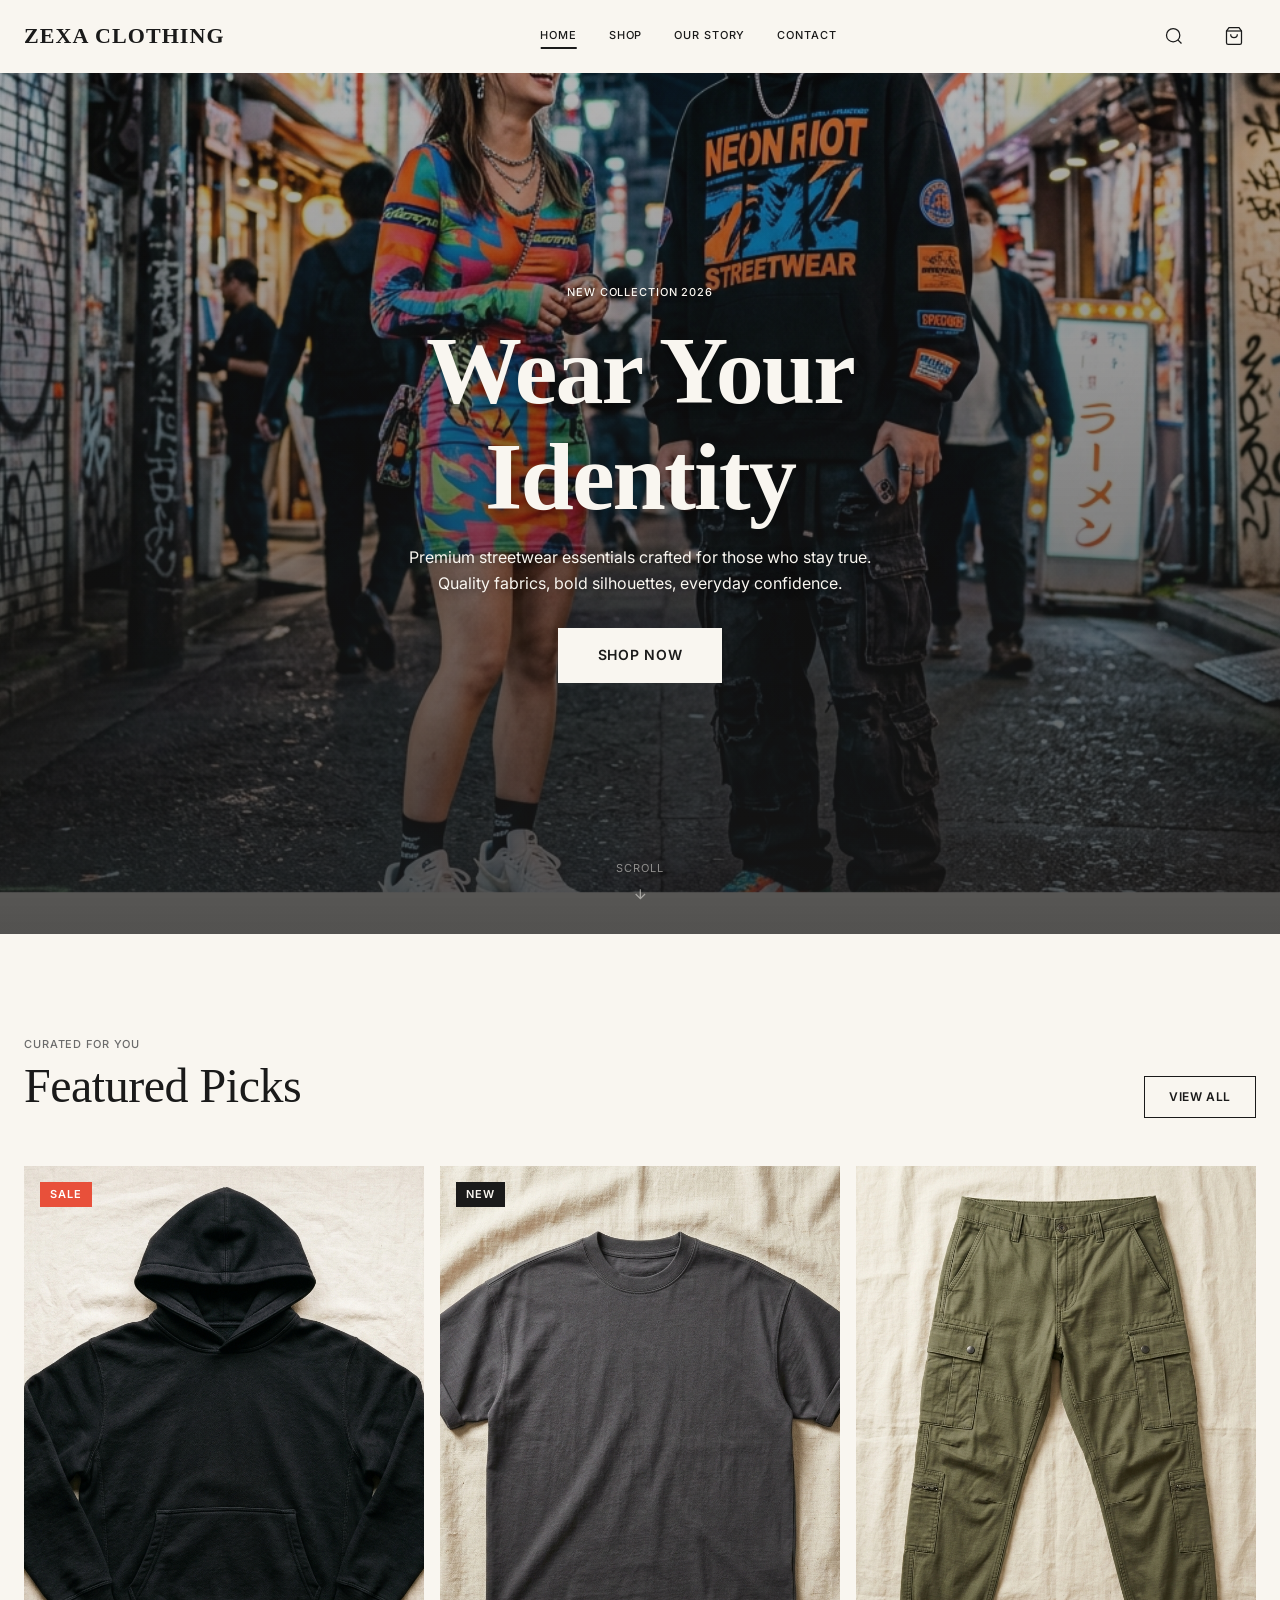
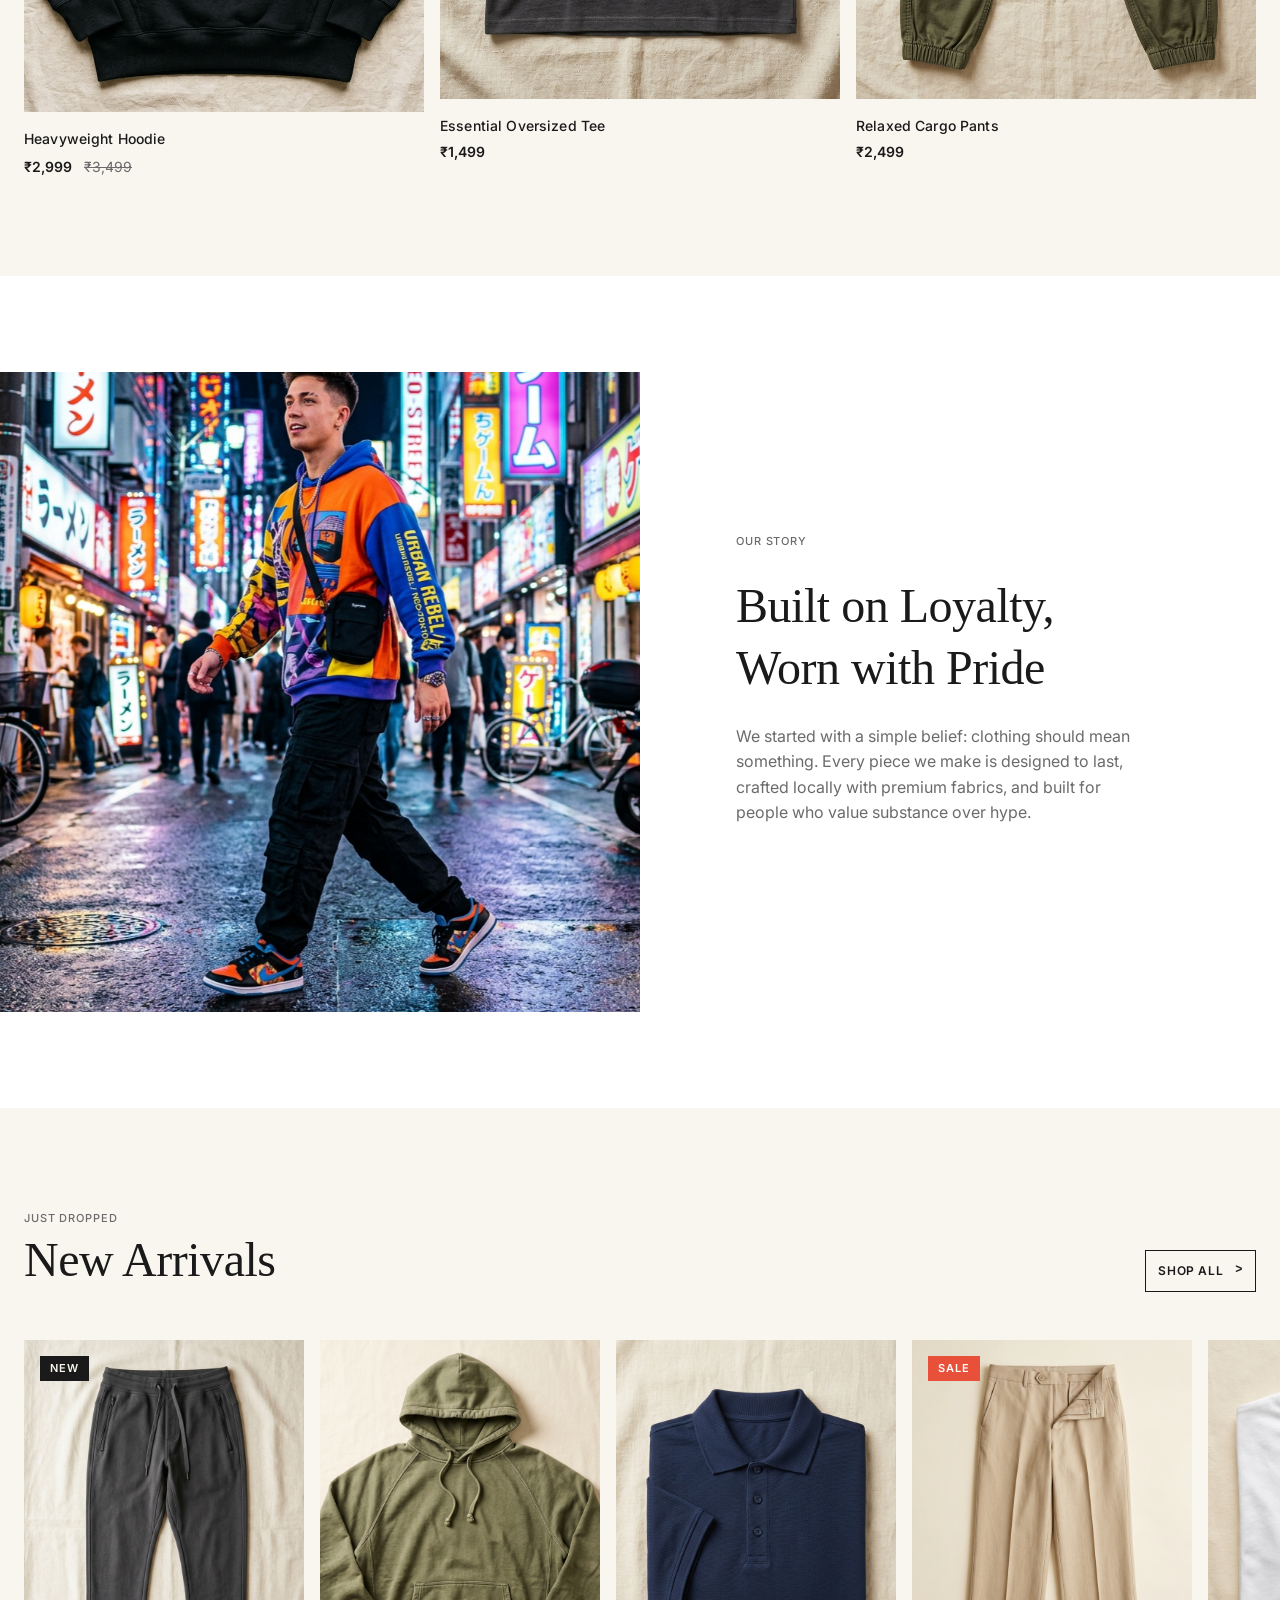
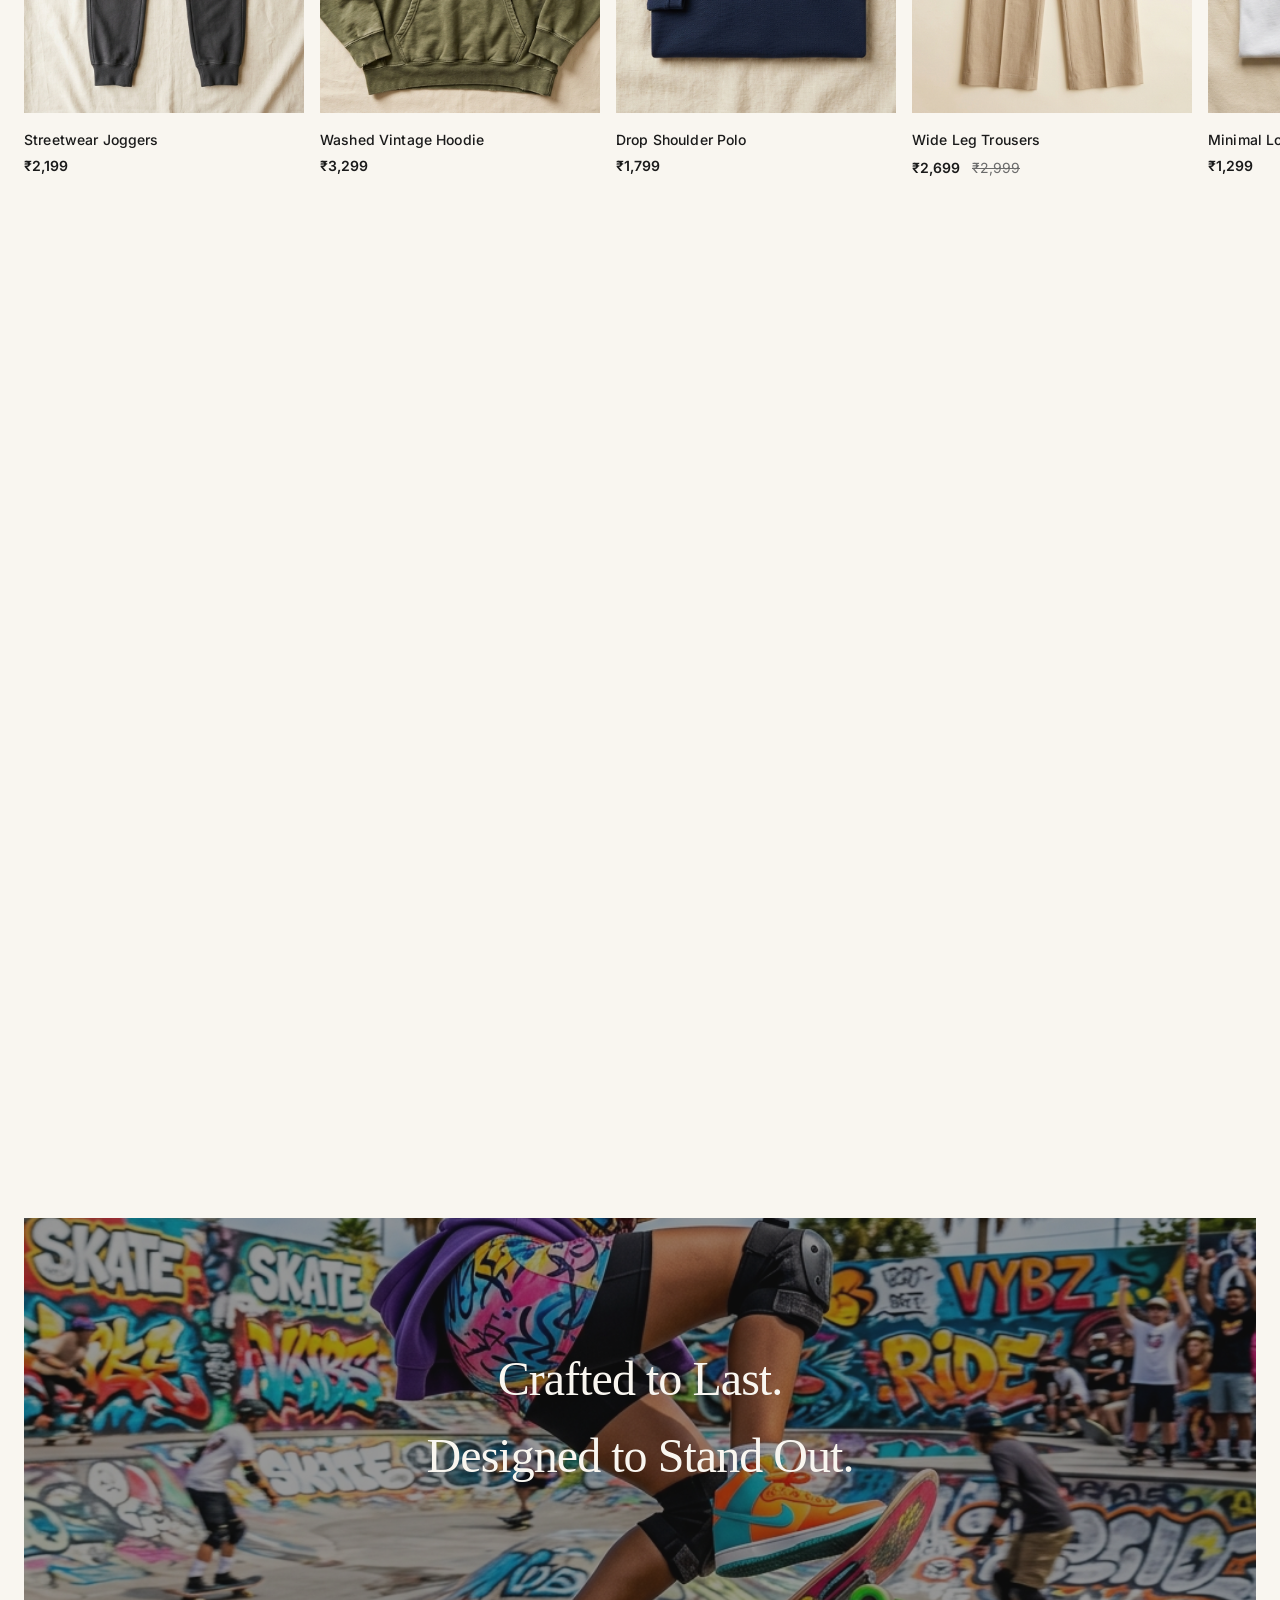
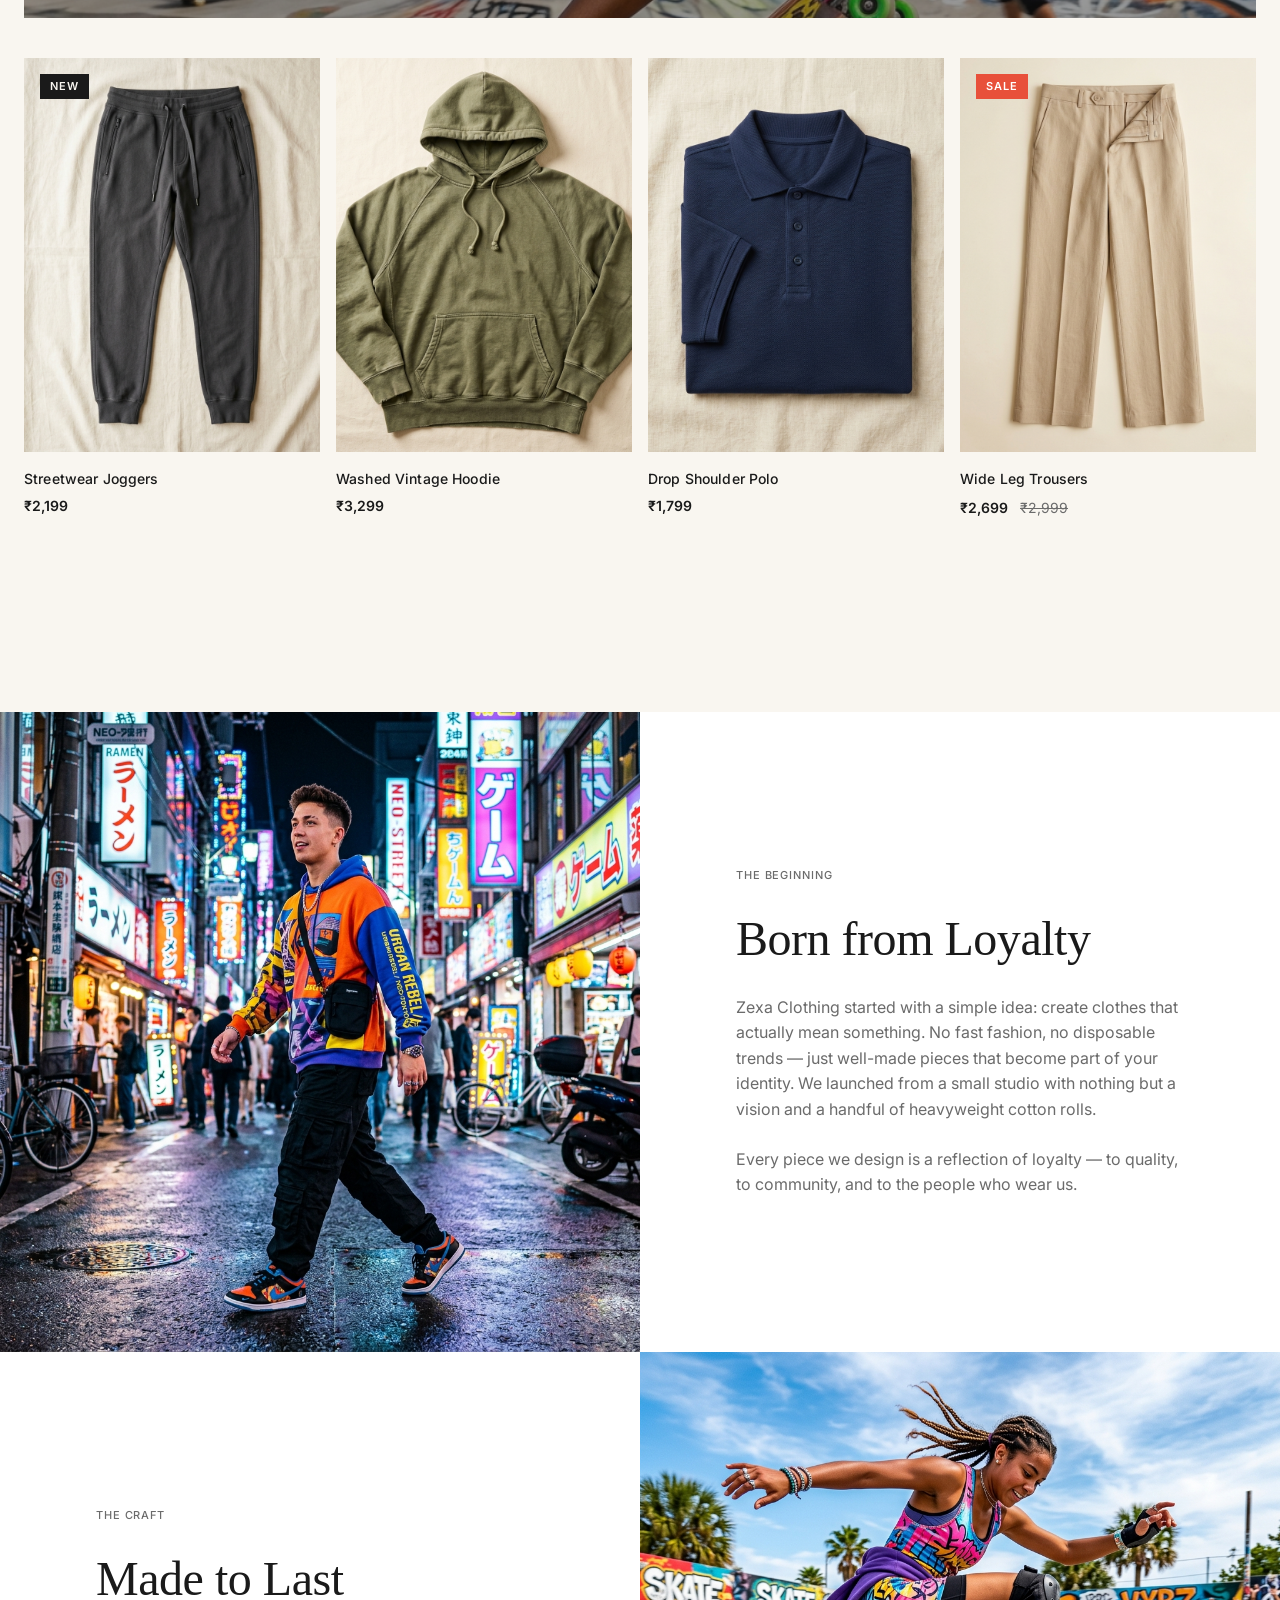
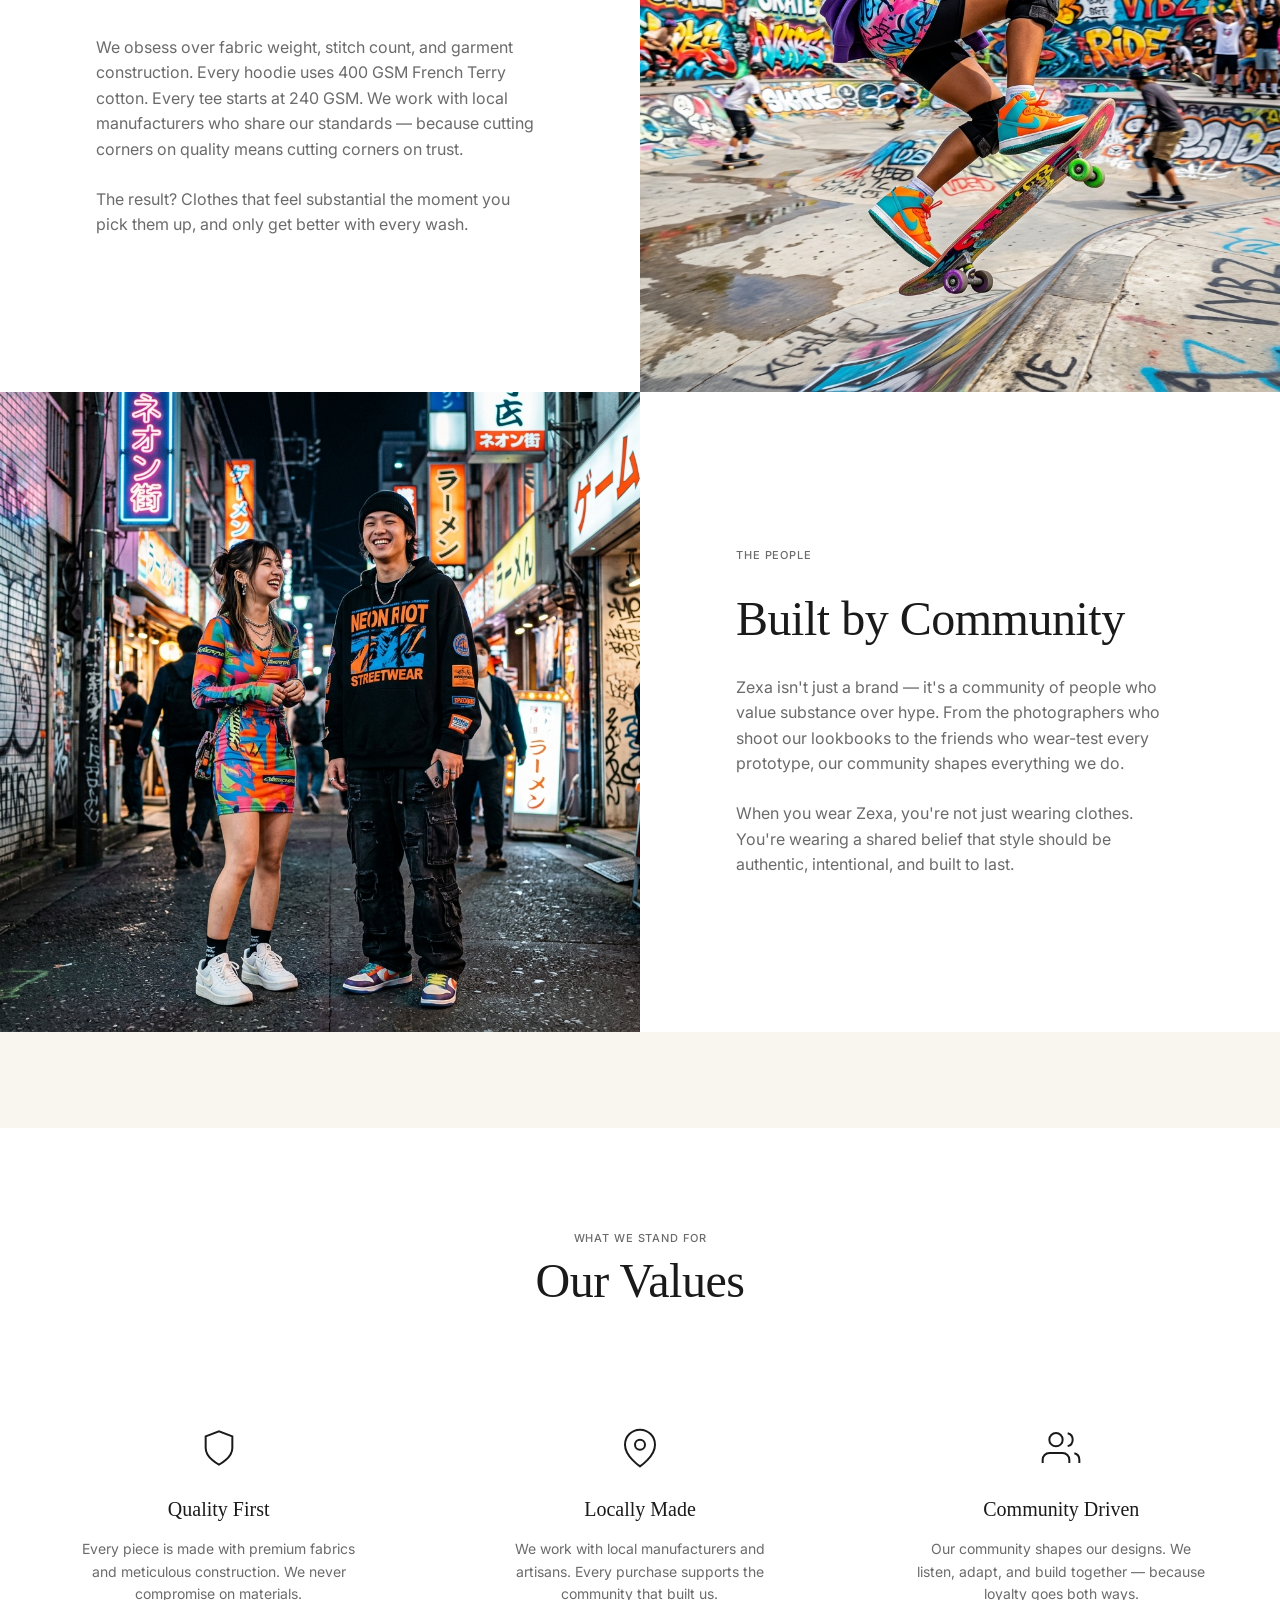
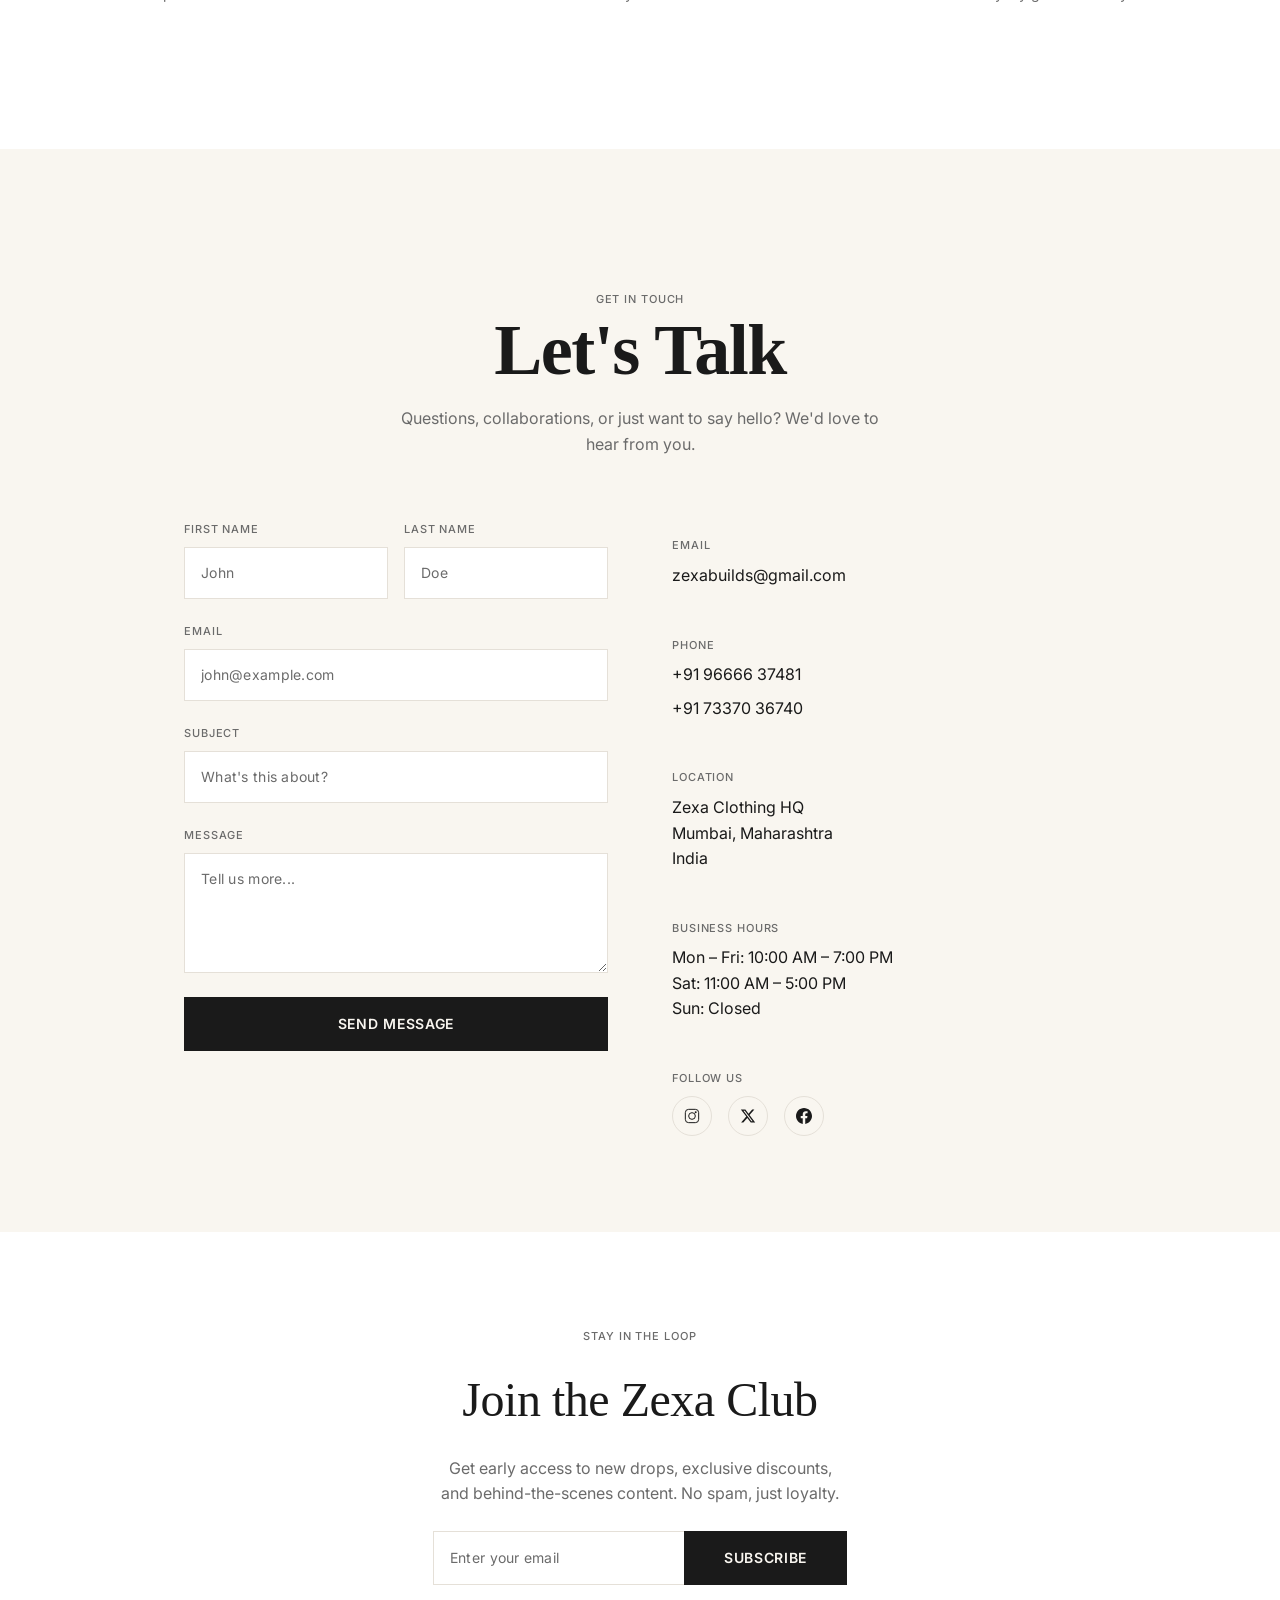
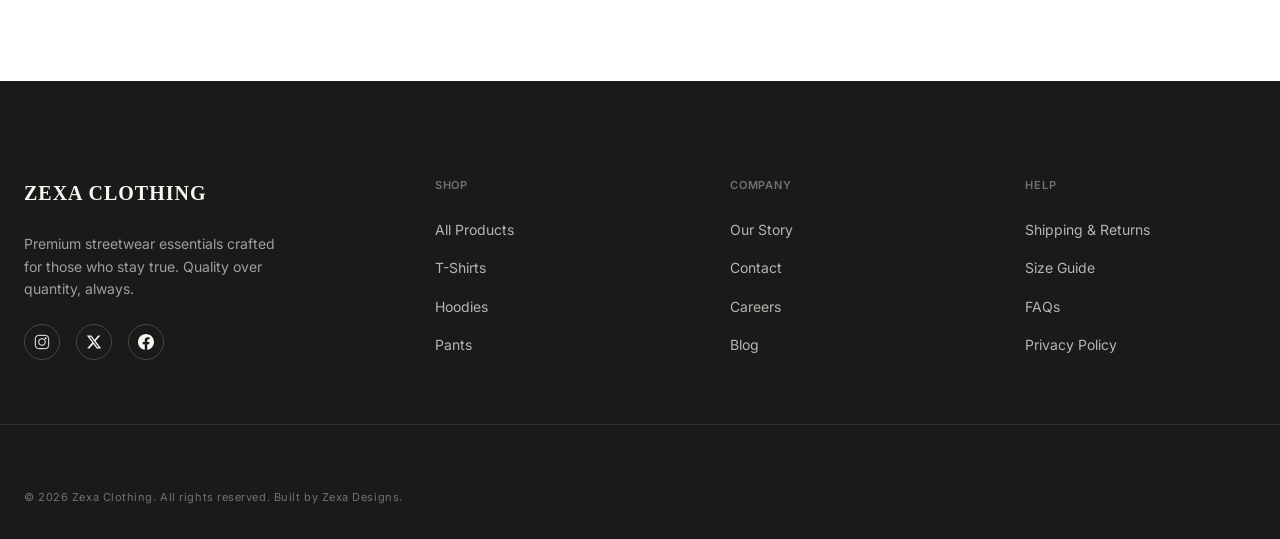
<file: index.html>
<!DOCTYPE html>
<html lang="en">
<head>
  <meta charset="UTF-8">
  <meta name="viewport" content="width=device-width, initial-scale=1.0">
  <title>Zexa Clothing — Wear Your Identity</title>
  <meta name="description" content="Zexa Clothing — Premium streetwear essentials crafted for those who stay true. Shop oversized tees, heavyweight hoodies, and cargo pants.">

  <!-- Google Fonts -->
  <link rel="preconnect" href="https://fonts.googleapis.com">
  <link rel="preconnect" href="https://fonts.gstatic.com" crossorigin>
  <link href="https://fonts.googleapis.com/css2?family=Inter:wght@400;500;600;700&display=swap" rel="stylesheet">
  <link href="https://api.fontshare.com/v2/css?f[]=clash-display@500,600,700&display=swap" rel="stylesheet">

  <!-- Stylesheets -->
  <link rel="stylesheet" href="css/tokens.css">
  <link rel="stylesheet" href="css/reset.css">
  <link rel="stylesheet" href="css/global.css">
  <link rel="stylesheet" href="css/components.css">
  <link rel="stylesheet" href="css/header.css">
  <link rel="stylesheet" href="css/footer.css">
  <link rel="stylesheet" href="css/pages/home.css">

  <link rel="stylesheet" href="css/pages/shop.css">
  <link rel="stylesheet" href="css/pages/about.css">
  <link rel="stylesheet" href="css/pages/contact.css">
</head>
<body>

  <!-- ═══ Announcement Bar ═══ -->
  <div class="announcement-bar">
    Free shipping on orders above ₹2,000 — Use code ZEXA10 for 10% off
  </div>

  <!-- ═══ Header ═══ -->
  <header class="site-header">
    <div class="header__inner">
      <div class="header__logo">
        <a href="#">Zexa Clothing</a>
      </div>

      <nav class="header__nav">
        <a href="#hero" class="header__nav-link is-active">Home</a>
        <a href="#shop" class="header__nav-link">Shop</a>
        <a href="#story" class="header__nav-link">Our Story</a>
        <a href="#contact" class="header__nav-link">Contact</a>
      </nav>

      <div class="header__actions">
        <!-- Search Button -->
        <button class="header__action-btn" aria-label="Search" id="search-toggle">
          <svg viewBox="0 0 24 24" fill="none" stroke="currentColor" stroke-width="1.5">
            <circle cx="11" cy="11" r="8"/>
            <line x1="21" y1="21" x2="16.65" y2="16.65"/>
          </svg>
        </button>

        <!-- Cart Button -->
        <button class="header__action-btn" aria-label="Open cart" id="cart-toggle">
          <svg viewBox="0 0 24 24" fill="none" stroke="currentColor" stroke-width="1.5">
            <path d="M6 2L3 6v14a2 2 0 002 2h14a2 2 0 002-2V6l-3-4z"/>
            <line x1="3" y1="6" x2="21" y2="6"/>
            <path d="M16 10a4 4 0 01-8 0"/>
          </svg>
          <span class="header__cart-count">0</span>
        </button>

        <!-- Mobile Menu Toggle -->
        <button class="header__menu-toggle" aria-label="Toggle menu">
          <span></span>
          <span></span>
          <span></span>
        </button>
      </div>
    </div>
  </header>

  <!-- ═══ Mobile Menu ═══ -->
  <div class="mobile-menu">
    <a href="#hero" class="mobile-menu__link">Home</a>
    <a href="#shop" class="mobile-menu__link">Shop</a>
    <a href="#story" class="mobile-menu__link">Our Story</a>
    <a href="#contact" class="mobile-menu__link">Contact</a>
  </div>

  <!-- ═══ Hero Section ═══ -->
  <section class="hero" id="hero">
    <div class="hero__bg parallax-bg">
      <img src="assets/images/hero-bg.png" alt="Zexa Clothing — Premium Streetwear" class="img-cover">
    </div>
    <div class="hero__overlay"></div>

    <div class="hero__content stagger">
      <span class="hero__tagline reveal">New Collection 2026</span>
      <h1 class="hero__title reveal">Wear Your<br>Identity</h1>
      <p class="hero__subtitle reveal">Premium streetwear essentials crafted for those who stay true. Quality fabrics, bold silhouettes, everyday confidence.</p>
      <div class="hero__cta reveal">
        <a href="#shop" class="btn btn--primary">Shop Now</a>
      </div>
    </div>

    <div class="hero__scroll-hint">
      <span>Scroll</span>
      <svg width="16" height="16" viewBox="0 0 24 24" fill="none" stroke="currentColor" stroke-width="2">
        <path d="M12 5v14M5 12l7 7 7-7"/>
      </svg>
    </div>
  </section>

  <!-- ═══ Featured Collection ═══ -->
  <section class="featured section" id="featured">
    <div class="featured__header">
      <div>
        <span class="featured__label reveal">Curated for you</span>
        <h2 class="reveal">Featured Picks</h2>
      </div>
      <a href="#shop" class="btn btn--secondary btn--small reveal">View All</a>
    </div>

    <div class="featured__grid stagger">
      <!-- Card 1 — Large -->
      <a href="product.html?id=2" class="product-card reveal" data-product-id="2">
        <div class="product-card__image-wrapper">
          <img src="assets/images/product-hoodie.png" alt="Heavyweight Hoodie" class="img-cover product-card__image">
          <span class="product-card__badge badge badge--sale">Sale</span>
          <div class="product-card__quick-add">
            <button class="btn btn--primary btn--small" style="width:100%">Quick Add</button>
          </div>
        </div>
        <div class="product-card__info">
          <span class="product-card__name">Heavyweight Hoodie</span>
          <div>
            <span class="product-card__price">₹2,999</span>
            <span class="product-card__price product-card__price--old">₹3,499</span>
          </div>
        </div>
      </a>

      <!-- Card 2 -->
      <a href="product.html?id=1" class="product-card reveal" data-product-id="1">
        <div class="product-card__image-wrapper">
          <img src="assets/images/product-tee.png" alt="Essential Oversized Tee" class="img-cover product-card__image">
          <span class="product-card__badge badge badge--new">New</span>
          <div class="product-card__quick-add">
            <button class="btn btn--primary btn--small" style="width:100%">Quick Add</button>
          </div>
        </div>
        <div class="product-card__info">
          <span class="product-card__name">Essential Oversized Tee</span>
          <span class="product-card__price">₹1,499</span>
        </div>
      </a>

      <!-- Card 3 -->
      <a href="product.html?id=3" class="product-card reveal" data-product-id="3">
        <div class="product-card__image-wrapper">
          <img src="assets/images/product-cargo.png" alt="Relaxed Cargo Pants" class="img-cover product-card__image">
          <div class="product-card__quick-add">
            <button class="btn btn--primary btn--small" style="width:100%">Quick Add</button>
          </div>
        </div>
        <div class="product-card__info">
          <span class="product-card__name">Relaxed Cargo Pants</span>
          <span class="product-card__price">₹2,499</span>
        </div>
      </a>
    </div>
  </section>

  <!-- ═══ Brand Story Strip ═══ -->
  <section class="story-strip" id="story-strip">
    <div class="story-strip__inner">
      <div class="story-strip__image reveal-left parallax-bg">
        <img src="assets/images/lifestyle-city.png" alt="Behind the scenes at Zexa Clothing" class="img-cover">
      </div>
      <div class="story-strip__content reveal-right">
        <span class="story-strip__label">Our Story</span>
        <h2>Built on Loyalty,<br>Worn with Pride</h2>
        <p class="story-strip__text">We started with a simple belief: clothing should mean something. Every piece we make is designed to last, crafted locally with premium fabrics, and built for people who value substance over hype.</p>
        <div>
          
        </div>
      </div>
    </div>
  </section>

  <!-- ═══ New Arrivals Carousel ═══ -->
  <section class="arrivals section" id="arrivals">
    <div class="arrivals__header">
      <div>
        <span class="featured__label reveal">Just Dropped</span>
        <h2 class="reveal">New Arrivals</h2>
      </div>
      <a href="#shop" class="btn btn--secondary btn--small reveal" style="padding-inline: 12px;">Shop All <span style="font-family: monospace; margin-left: 4px; font-weight: bold;">></span></a>
    </div>

    <div class="arrivals__scroll-wrapper">
      <div class="arrivals__track stagger">
        <!-- Arrival 1 -->
        <a href="product.html?id=5" class="product-card reveal" data-product-id="5">
          <div class="product-card__image-wrapper">
            <img src="assets/images/product-joggers.png" alt="Streetwear Joggers" class="img-cover product-card__image">
            <span class="product-card__badge badge badge--new">New</span>
          </div>
          <div class="product-card__info">
            <span class="product-card__name">Streetwear Joggers</span>
            <span class="product-card__price">₹2,199</span>
          </div>
        </a>

        <!-- Arrival 2 -->
        <a href="product.html?id=6" class="product-card reveal" data-product-id="6">
          <div class="product-card__image-wrapper">
            <img src="assets/images/product-vintage-hoodie.png" alt="Washed Vintage Hoodie" class="img-cover product-card__image">
          </div>
          <div class="product-card__info">
            <span class="product-card__name">Washed Vintage Hoodie</span>
            <span class="product-card__price">₹3,299</span>
          </div>
        </a>

        <!-- Arrival 3 -->
        <a href="product.html?id=7" class="product-card reveal" data-product-id="7">
          <div class="product-card__image-wrapper">
            <img src="assets/images/product-polo.png" alt="Drop Shoulder Polo" class="img-cover product-card__image">
          </div>
          <div class="product-card__info">
            <span class="product-card__name">Drop Shoulder Polo</span>
            <span class="product-card__price">₹1,799</span>
          </div>
        </a>

        <!-- Arrival 4 -->
        <a href="product.html?id=8" class="product-card reveal" data-product-id="8">
          <div class="product-card__image-wrapper">
            <img src="assets/images/product-trousers.png" alt="Wide Leg Trousers" class="img-cover product-card__image">
            <span class="product-card__badge badge badge--sale">Sale</span>
          </div>
          <div class="product-card__info">
            <span class="product-card__name">Wide Leg Trousers</span>
            <div>
              <span class="product-card__price">₹2,699</span>
              <span class="product-card__price product-card__price--old">₹2,999</span>
            </div>
          </div>
        </a>

        <!-- Arrival 5 (repeat for scroll) -->
        <a href="product.html?id=4" class="product-card reveal" data-product-id="4">
          <div class="product-card__image-wrapper">
            <img src="assets/images/product-logo-tee.png" alt="Minimal Logo Tee" class="img-cover product-card__image">
          </div>
          <div class="product-card__info">
            <span class="product-card__name">Minimal Logo Tee</span>
            <span class="product-card__price">₹1,299</span>
          </div>
        </a>
      </div>
    </div>
  </section>

  
  <section id="shop" class="section" style="padding-top: 0;">

  <section class="shop-header">
    <div class="container">
      <span class="caption reveal">Explore the collection</span>
      <h1 class="shop-header__title reveal">All Products</h1>
    </div>
  </section>

  <!-- ═══ Filter Bar ═══ -->
  <div class="filter-bar stagger">
    <button class="filter-pill is-active reveal" data-category="all">All</button>
    <button class="filter-pill reveal" data-category="t-shirts">T-Shirts</button>
    <button class="filter-pill reveal" data-category="hoodies">Hoodies</button>
    <button class="filter-pill reveal" data-category="pants">Pants</button>
  </div>

  <!-- ═══ Results Count ═══ -->
  <div class="results-count reveal">
    Showing <span>8</span> products
  </div>

  <!-- ═══ Product Grid ═══ -->
  <div class="products-grid stagger">

    <!-- Product 1 -->
    <a href="product.html?id=1" class="product-card reveal" data-product-id="1" data-category="t-shirts">
      <div class="product-card__image-wrapper">
        <img src="assets/images/product-tee.png" alt="Essential Oversized Tee" class="img-cover product-card__image">
        <span class="product-card__badge badge badge--new">New</span>
        <div class="product-card__quick-add">
          <button class="btn btn--primary btn--small" style="width:100%">Quick Add</button>
        </div>
      </div>
      <div class="product-card__info">
        <span class="product-card__name">Essential Oversized Tee</span>
        <span class="product-card__price">₹1,499</span>
      </div>
    </a>

    <!-- Product 2 -->
    <a href="product.html?id=2" class="product-card reveal" data-product-id="2" data-category="hoodies">
      <div class="product-card__image-wrapper">
        <img src="assets/images/product-hoodie.png" alt="Heavyweight Hoodie" class="img-cover product-card__image">
        <span class="product-card__badge badge badge--sale">Sale</span>
        <div class="product-card__quick-add">
          <button class="btn btn--primary btn--small" style="width:100%">Quick Add</button>
        </div>
      </div>
      <div class="product-card__info">
        <span class="product-card__name">Heavyweight Hoodie</span>
        <div>
          <span class="product-card__price">₹2,999</span>
          <span class="product-card__price product-card__price--old">₹3,499</span>
        </div>
      </div>
    </a>

    <!-- Product 3 -->
    <a href="product.html?id=3" class="product-card reveal" data-product-id="3" data-category="pants">
      <div class="product-card__image-wrapper">
        <img src="assets/images/product-cargo.png" alt="Relaxed Cargo Pants" class="img-cover product-card__image">
        <div class="product-card__quick-add">
          <button class="btn btn--primary btn--small" style="width:100%">Quick Add</button>
        </div>
      </div>
      <div class="product-card__info">
        <span class="product-card__name">Relaxed Cargo Pants</span>
        <span class="product-card__price">₹2,499</span>
      </div>
    </a>

    <!-- Product 4 -->
    <a href="product.html?id=4" class="product-card reveal" data-product-id="4" data-category="t-shirts">
      <div class="product-card__image-wrapper">
        <img src="assets/images/product-logo-tee.png" alt="Minimal Logo Tee" class="img-cover product-card__image">
        <div class="product-card__quick-add">
          <button class="btn btn--primary btn--small" style="width:100%">Quick Add</button>
        </div>
      </div>
      <div class="product-card__info">
        <span class="product-card__name">Minimal Logo Tee</span>
        <span class="product-card__price">₹1,299</span>
      </div>
    </a>

    <!-- ═══ Editorial Break ═══ -->
    <div class="editorial-break reveal">
      <img src="assets/images/lifestyle-skate.png" alt="Zexa Clothing Lifestyle" class="img-cover">
      <div class="editorial-break__overlay">
        <span class="editorial-break__text">Crafted to Last.<br>Designed to Stand Out.</span>
      </div>
    </div>

    <!-- Product 5 -->
    <a href="product.html?id=5" class="product-card reveal" data-product-id="5" data-category="pants">
      <div class="product-card__image-wrapper">
        <img src="assets/images/product-joggers.png" alt="Streetwear Joggers" class="img-cover product-card__image">
        <span class="product-card__badge badge badge--new">New</span>
        <div class="product-card__quick-add">
          <button class="btn btn--primary btn--small" style="width:100%">Quick Add</button>
        </div>
      </div>
      <div class="product-card__info">
        <span class="product-card__name">Streetwear Joggers</span>
        <span class="product-card__price">₹2,199</span>
      </div>
    </a>

    <!-- Product 6 -->
    <a href="product.html?id=6" class="product-card reveal" data-product-id="6" data-category="hoodies">
      <div class="product-card__image-wrapper">
        <img src="assets/images/product-vintage-hoodie.png" alt="Washed Vintage Hoodie" class="img-cover product-card__image">
        <div class="product-card__quick-add">
          <button class="btn btn--primary btn--small" style="width:100%">Quick Add</button>
        </div>
      </div>
      <div class="product-card__info">
        <span class="product-card__name">Washed Vintage Hoodie</span>
        <span class="product-card__price">₹3,299</span>
      </div>
    </a>

    <!-- Product 7 -->
    <a href="product.html?id=7" class="product-card reveal" data-product-id="7" data-category="t-shirts">
      <div class="product-card__image-wrapper">
        <img src="assets/images/product-polo.png" alt="Drop Shoulder Polo" class="img-cover product-card__image">
        <div class="product-card__quick-add">
          <button class="btn btn--primary btn--small" style="width:100%">Quick Add</button>
        </div>
      </div>
      <div class="product-card__info">
        <span class="product-card__name">Drop Shoulder Polo</span>
        <span class="product-card__price">₹1,799</span>
      </div>
    </a>

    <!-- Product 8 -->
    <a href="product.html?id=8" class="product-card reveal" data-product-id="8" data-category="pants">
      <div class="product-card__image-wrapper">
        <img src="assets/images/product-trousers.png" alt="Wide Leg Trousers" class="img-cover product-card__image">
        <span class="product-card__badge badge badge--sale">Sale</span>
        <div class="product-card__quick-add">
          <button class="btn btn--primary btn--small" style="width:100%">Quick Add</button>
        </div>
      </div>
      <div class="product-card__info">
        <span class="product-card__name">Wide Leg Trousers</span>
        <div>
          <span class="product-card__price">₹2,699</span>
          <span class="product-card__price product-card__price--old">₹2,999</span>
        </div>
      </div>
    </a>

  </div>

  
</section>
  <div id="story">

  <section class="story-section">

    <!-- Block 1: Origin -->
    <div class="story-block">
      <div class="story-block__image reveal-left">
        <img src="assets/images/lifestyle-city.png" alt="Zexa Clothing craftsmanship" class="img-cover">
      </div>
      <div class="story-block__content reveal-right">
        <span class="story-block__label">The Beginning</span>
        <h2>Born from Loyalty</h2>
        <p class="story-block__text">
          Zexa Clothing started with a simple idea: create clothes that actually mean something. No fast fashion, no disposable trends — just well-made pieces that become part of your identity. We launched from a small studio with nothing but a vision and a handful of heavyweight cotton rolls.
        </p>
        <p class="story-block__text">
          Every piece we design is a reflection of loyalty — to quality, to community, and to the people who wear us.
        </p>
      </div>
    </div>

    <!-- Block 2: Craftsmanship (reversed) -->
    <div class="story-block story-block--reverse">
      <div class="story-block__image reveal-right">
        <img src="assets/images/lifestyle-skate.png" alt="Zexa Clothing quality materials" class="img-cover">
      </div>
      <div class="story-block__content reveal-left">
        <span class="story-block__label">The Craft</span>
        <h2>Made to Last</h2>
        <p class="story-block__text">
          We obsess over fabric weight, stitch count, and garment construction. Every hoodie uses 400 GSM French Terry cotton. Every tee starts at 240 GSM. We work with local manufacturers who share our standards — because cutting corners on quality means cutting corners on trust.
        </p>
        <p class="story-block__text">
          The result? Clothes that feel substantial the moment you pick them up, and only get better with every wash.
        </p>
      </div>
    </div>

    <!-- Block 3: Community -->
    <div class="story-block">
      <div class="story-block__image reveal-left">
        <img src="assets/images/hero-bg.png" alt="Zexa Clothing community" class="img-cover">
      </div>
      <div class="story-block__content reveal-right">
        <span class="story-block__label">The People</span>
        <h2>Built by Community</h2>
        <p class="story-block__text">
          Zexa isn't just a brand — it's a community of people who value substance over hype. From the photographers who shoot our lookbooks to the friends who wear-test every prototype, our community shapes everything we do.
        </p>
        <p class="story-block__text">
          When you wear Zexa, you're not just wearing clothes. You're wearing a shared belief that style should be authentic, intentional, and built to last.
        </p>
      </div>
    </div>

  </section>

  <!-- ═══ Values Grid ═══ -->
  <section class="values">
    <div class="values__header">
      <span class="caption reveal">What we stand for</span>
      <h2 class="reveal">Our Values</h2>
    </div>

    <div class="values__grid stagger">
      <div class="value-card reveal">
        <div class="value-card__icon">
          <svg viewBox="0 0 24 24" fill="none" stroke="currentColor" stroke-width="1.2">
            <path d="M12 22s8-4 8-10V5l-8-3-8 3v7c0 6 8 10 8 10z"/>
          </svg>
        </div>
        <h3 class="value-card__title">Quality First</h3>
        <p class="value-card__text">Every piece is made with premium fabrics and meticulous construction. We never compromise on materials.</p>
      </div>

      <div class="value-card reveal">
        <div class="value-card__icon">
          <svg viewBox="0 0 24 24" fill="none" stroke="currentColor" stroke-width="1.2">
            <path d="M21 10c0 7-9 13-9 13s-9-6-9-13a9 9 0 0118 0z"/>
            <circle cx="12" cy="10" r="3"/>
          </svg>
        </div>
        <h3 class="value-card__title">Locally Made</h3>
        <p class="value-card__text">We work with local manufacturers and artisans. Every purchase supports the community that built us.</p>
      </div>

      <div class="value-card reveal">
        <div class="value-card__icon">
          <svg viewBox="0 0 24 24" fill="none" stroke="currentColor" stroke-width="1.2">
            <path d="M17 21v-2a4 4 0 00-4-4H5a4 4 0 00-4 4v2"/>
            <circle cx="9" cy="7" r="4"/>
            <path d="M23 21v-2a4 4 0 00-3-3.87"/>
            <path d="M16 3.13a4 4 0 010 7.75"/>
          </svg>
        </div>
        <h3 class="value-card__title">Community Driven</h3>
        <p class="value-card__text">Our community shapes our designs. We listen, adapt, and build together — because loyalty goes both ways.</p>
      </div>
    </div>
  </section>

  
</div>
  <div id="contact">

  <section class="contact">
    <div class="contact__header">
      <span class="caption reveal">Get in touch</span>
      <h1 class="reveal">Let's Talk</h1>
      <p class="contact__subtitle reveal">Questions, collaborations, or just want to say hello? We'd love to hear from you.</p>
    </div>

    <div class="contact__layout">

      <!-- ── Form ──────────────────────────────────────────── -->
      <form class="contact-form reveal-left" id="contact-form">
        <div class="contact-form__row">
          <div class="input-group">
            <label for="contact-first-name">First Name</label>
            <input type="text" id="contact-first-name" class="input" placeholder="John" required>
          </div>
          <div class="input-group">
            <label for="contact-last-name">Last Name</label>
            <input type="text" id="contact-last-name" class="input" placeholder="Doe">
          </div>
        </div>

        <div class="input-group">
          <label for="contact-email">Email</label>
          <input type="email" id="contact-email" class="input" placeholder="john@example.com" required>
        </div>

        <div class="input-group">
          <label for="contact-subject">Subject</label>
          <input type="text" id="contact-subject" class="input" placeholder="What's this about?">
        </div>

        <div class="input-group">
          <label for="contact-message">Message</label>
          <textarea id="contact-message" class="input" placeholder="Tell us more..." required></textarea>
        </div>

        <button type="submit" class="btn btn--primary">Send Message</button>
      </form>

      <!-- ── Info ──────────────────────────────────────────── -->
      <div class="contact-info reveal-right">
        <div class="contact-info__block">
          <span class="contact-info__label">Email</span>
          <span class="contact-info__value">
            <a href="mailto:zexabuilds@gmail.com">zexabuilds@gmail.com</a>
          </span>
        </div>

        <div class="contact-info__block">
          <span class="contact-info__label">Phone</span>
          <span class="contact-info__value" style="display: flex; flex-direction: column; gap: 8px;">
            <a href="tel:+919666637481">+91 96666 37481</a>
            <a href="tel:+917337036740">+91 73370 36740</a>
          </span>
        </div>

        <div class="contact-info__block">
          <span class="contact-info__label">Location</span>
          <span class="contact-info__value">
            Zexa Clothing HQ<br>
            Mumbai, Maharashtra<br>
            India
          </span>
        </div>

        <div class="contact-info__block">
          <span class="contact-info__label">Business Hours</span>
          <span class="contact-info__value">
            Mon – Fri: 10:00 AM – 7:00 PM<br>
            Sat: 11:00 AM – 5:00 PM<br>
            Sun: Closed
          </span>
        </div>

        <div class="contact-info__block">
          <span class="contact-info__label">Follow Us</span>
          <div class="contact-info__socials">
            <a href="#" class="contact-info__social-link" aria-label="Instagram">
              <svg viewBox="0 0 24 24" fill="none" stroke="currentColor" stroke-width="1.5"><rect x="2" y="2" width="20" height="20" rx="5"/><circle cx="12" cy="12" r="5"/><circle cx="17.5" cy="6.5" r="1.5" fill="currentColor" stroke="none"/></svg>
            </a>
            <a href="#" class="contact-info__social-link" aria-label="Twitter / X">
              <svg viewBox="0 0 24 24" fill="currentColor"><path d="M18.244 2.25h3.308l-7.227 8.26 8.502 11.24H16.17l-5.214-6.817L4.99 21.75H1.68l7.73-8.835L1.254 2.25H8.08l4.713 6.231zm-1.161 17.52h1.833L7.084 4.126H5.117z"/></svg>
            </a>
            <a href="#" class="contact-info__social-link" aria-label="Facebook">
              <svg viewBox="0 0 24 24" fill="currentColor"><path d="M24 12.073c0-6.627-5.373-12-12-12s-12 5.373-12 12c0 5.99 4.388 10.954 10.125 11.854v-8.385H7.078v-3.47h3.047V9.43c0-3.007 1.792-4.669 4.533-4.669 1.312 0 2.686.235 2.686.235v2.953H15.83c-1.491 0-1.956.925-1.956 1.874v2.25h3.328l-.532 3.47h-2.796v8.385C19.612 23.027 24 18.062 24 12.073z"/></svg>
            </a>
          </div>
        </div>
      </div>

    </div>
  </section>

  
</div>

  <!-- ═══ Newsletter ═══ -->

  <section class="newsletter section" id="newsletter">
    <div class="newsletter__inner">
      <span class="caption reveal">Stay in the loop</span>
      <h2 class="reveal">Join the Zexa Club</h2>
      <p class="newsletter__text reveal">Get early access to new drops, exclusive discounts, and behind-the-scenes content. No spam, just loyalty.</p>
      <form class="newsletter-form reveal" id="newsletter-form">
        <input type="email" class="input" placeholder="Enter your email" required aria-label="Email address">
        <button type="submit" class="btn btn--primary">Subscribe</button>
      </form>
    </div>
  </section>

  <!-- ═══ Footer ═══ -->
  <footer class="site-footer">
    <div class="footer__grid">
      <div class="footer__brand">
        <span class="footer__logo">Zexa Clothing</span>
        <p class="footer__tagline">Premium streetwear essentials crafted for those who stay true. Quality over quantity, always.</p>
        <div class="footer__socials">
          <a href="#" class="footer__social-link" aria-label="Instagram">
            <svg viewBox="0 0 24 24" fill="none" stroke="currentColor" stroke-width="1.5">
              <rect x="2" y="2" width="20" height="20" rx="5"/>
              <circle cx="12" cy="12" r="5"/>
              <circle cx="17.5" cy="6.5" r="1.5" fill="currentColor" stroke="none"/>
            </svg>
          </a>
          <a href="#" class="footer__social-link" aria-label="Twitter / X">
            <svg viewBox="0 0 24 24" fill="currentColor" stroke="none">
              <path d="M18.244 2.25h3.308l-7.227 8.26 8.502 11.24H16.17l-5.214-6.817L4.99 21.75H1.68l7.73-8.835L1.254 2.25H8.08l4.713 6.231zm-1.161 17.52h1.833L7.084 4.126H5.117z"/>
            </svg>
          </a>
          <a href="#" class="footer__social-link" aria-label="Facebook">
            <svg viewBox="0 0 24 24" fill="currentColor" stroke="none">
              <path d="M24 12.073c0-6.627-5.373-12-12-12s-12 5.373-12 12c0 5.99 4.388 10.954 10.125 11.854v-8.385H7.078v-3.47h3.047V9.43c0-3.007 1.792-4.669 4.533-4.669 1.312 0 2.686.235 2.686.235v2.953H15.83c-1.491 0-1.956.925-1.956 1.874v2.25h3.328l-.532 3.47h-2.796v8.385C19.612 23.027 24 18.062 24 12.073z"/>
            </svg>
          </a>
        </div>
      </div>

      <div class="footer__column">
        <span class="footer__heading">Shop</span>
        <a href="#shop" class="footer__link">All Products</a>
        <a href="shop.html?cat=t-shirts" class="footer__link">T-Shirts</a>
        <a href="shop.html?cat=hoodies" class="footer__link">Hoodies</a>
        <a href="shop.html?cat=pants" class="footer__link">Pants</a>
      </div>

      <div class="footer__column">
        <span class="footer__heading">Company</span>
        <a href="#story" class="footer__link">Our Story</a>
        <a href="#contact" class="footer__link">Contact</a>
        <a href="#" class="footer__link">Careers</a>
        <a href="#" class="footer__link">Blog</a>
      </div>

      <div class="footer__column">
        <span class="footer__heading">Help</span>
        <a href="#" class="footer__link">Shipping & Returns</a>
        <a href="#" class="footer__link">Size Guide</a>
        <a href="#" class="footer__link">FAQs</a>
        <a href="#" class="footer__link">Privacy Policy</a>
      </div>
    </div>

    <div class="footer__bottom">
      <span class="footer__copyright">© 2026 Zexa Clothing. All rights reserved. Built by Zexa Designs.</span>
    </div>
  </footer>

  <!-- ═══ Cart Drawer ═══ -->
  <div class="cart-overlay"></div>
  <aside class="cart-drawer">
    <div class="cart-drawer__header">
      <span class="cart-drawer__title">Your Bag</span>
      <button class="cart-drawer__close" aria-label="Close cart">
        <svg width="20" height="20" viewBox="0 0 24 24" fill="none" stroke="currentColor" stroke-width="1.5">
          <line x1="18" y1="6" x2="6" y2="18"/>
          <line x1="6" y1="6" x2="18" y2="18"/>
        </svg>
      </button>
    </div>
    <div class="cart-drawer__items">
      <!-- Cart items rendered by JS -->
    </div>
    <div class="cart-drawer__footer">
      <div class="cart-drawer__subtotal">
        <span>Subtotal</span>
        <span class="cart-drawer__subtotal-value">₹0</span>
      </div>
      <a href="#" class="btn btn--primary" style="width:100%">Checkout</a>
      <span class="cart-drawer__note">Shipping calculated at checkout</span>
    </div>
  </aside>

  <!-- Scripts -->
  <script src="js/products.js"></script>
  <script src="js/cart.js"></script>
  <script src="js/components/header.js"></script>
  <script src="js/main.js"></script>
</body>
</html>
</file>
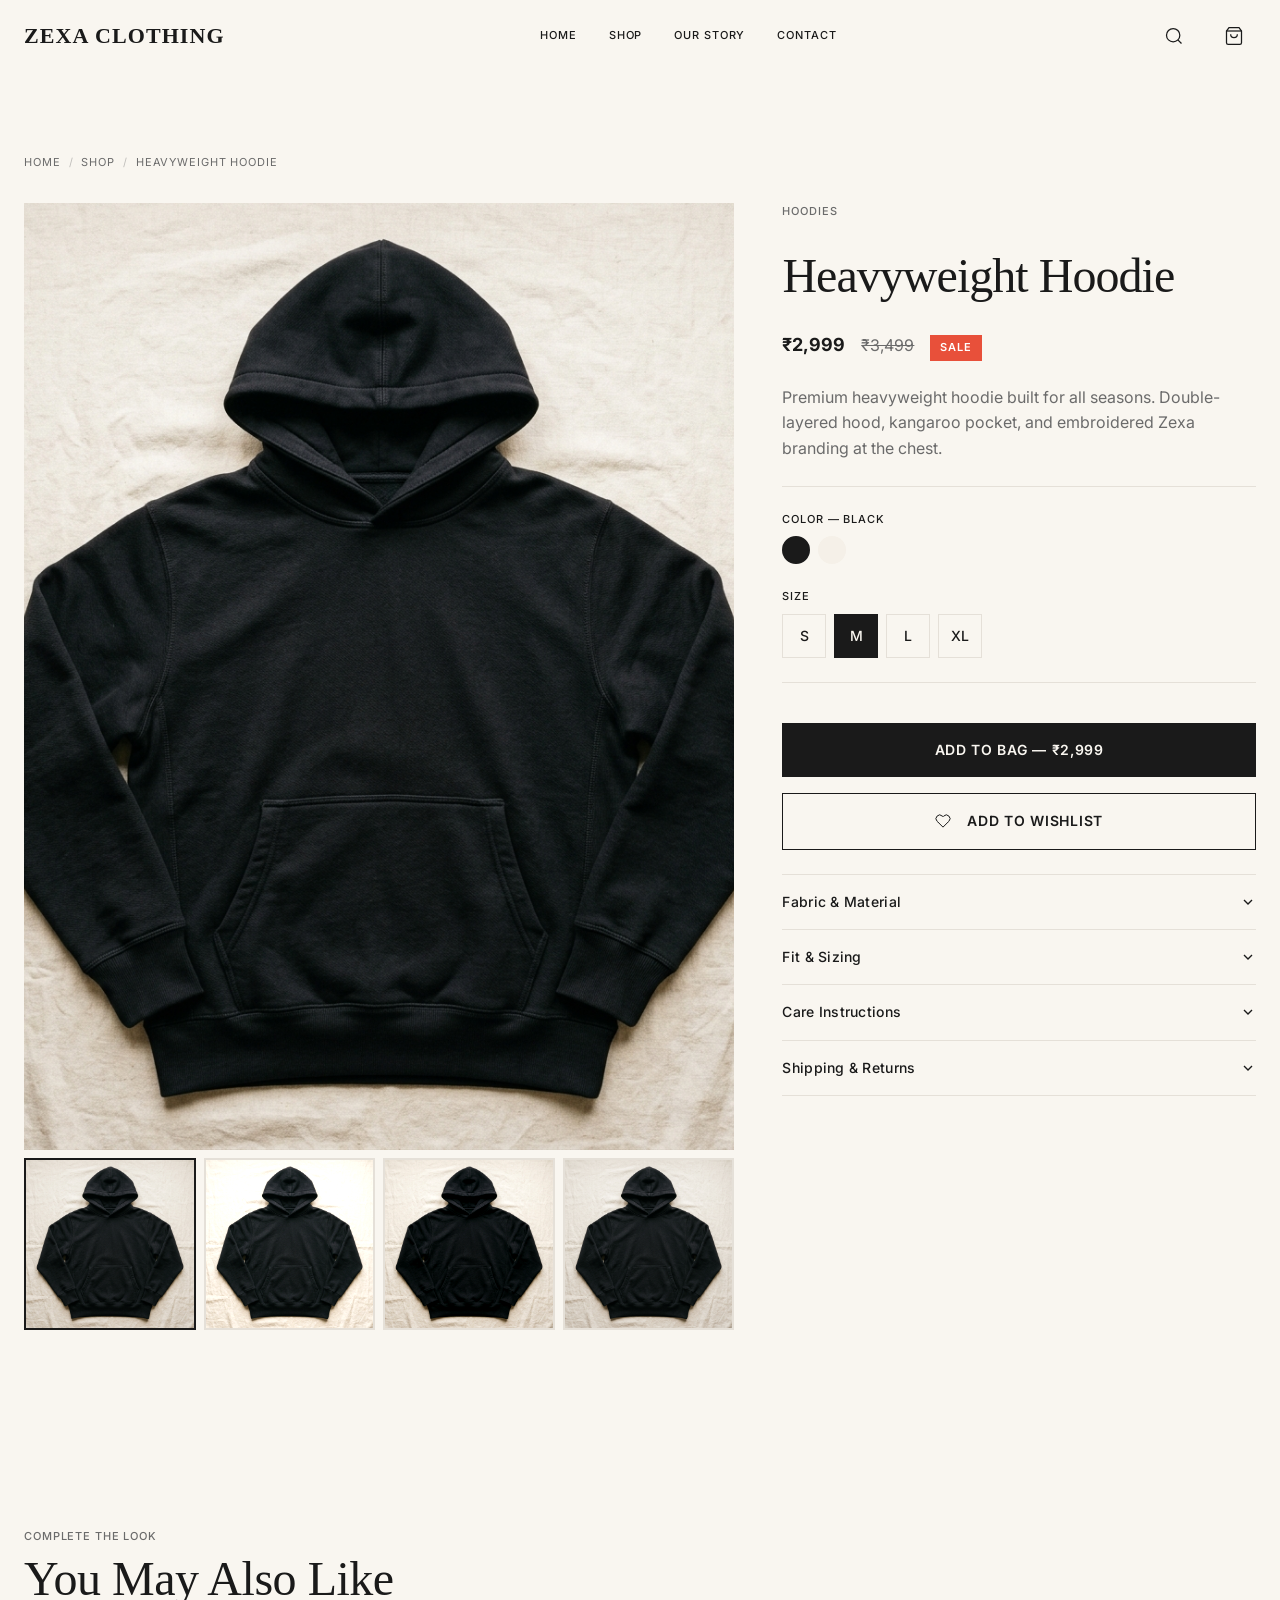
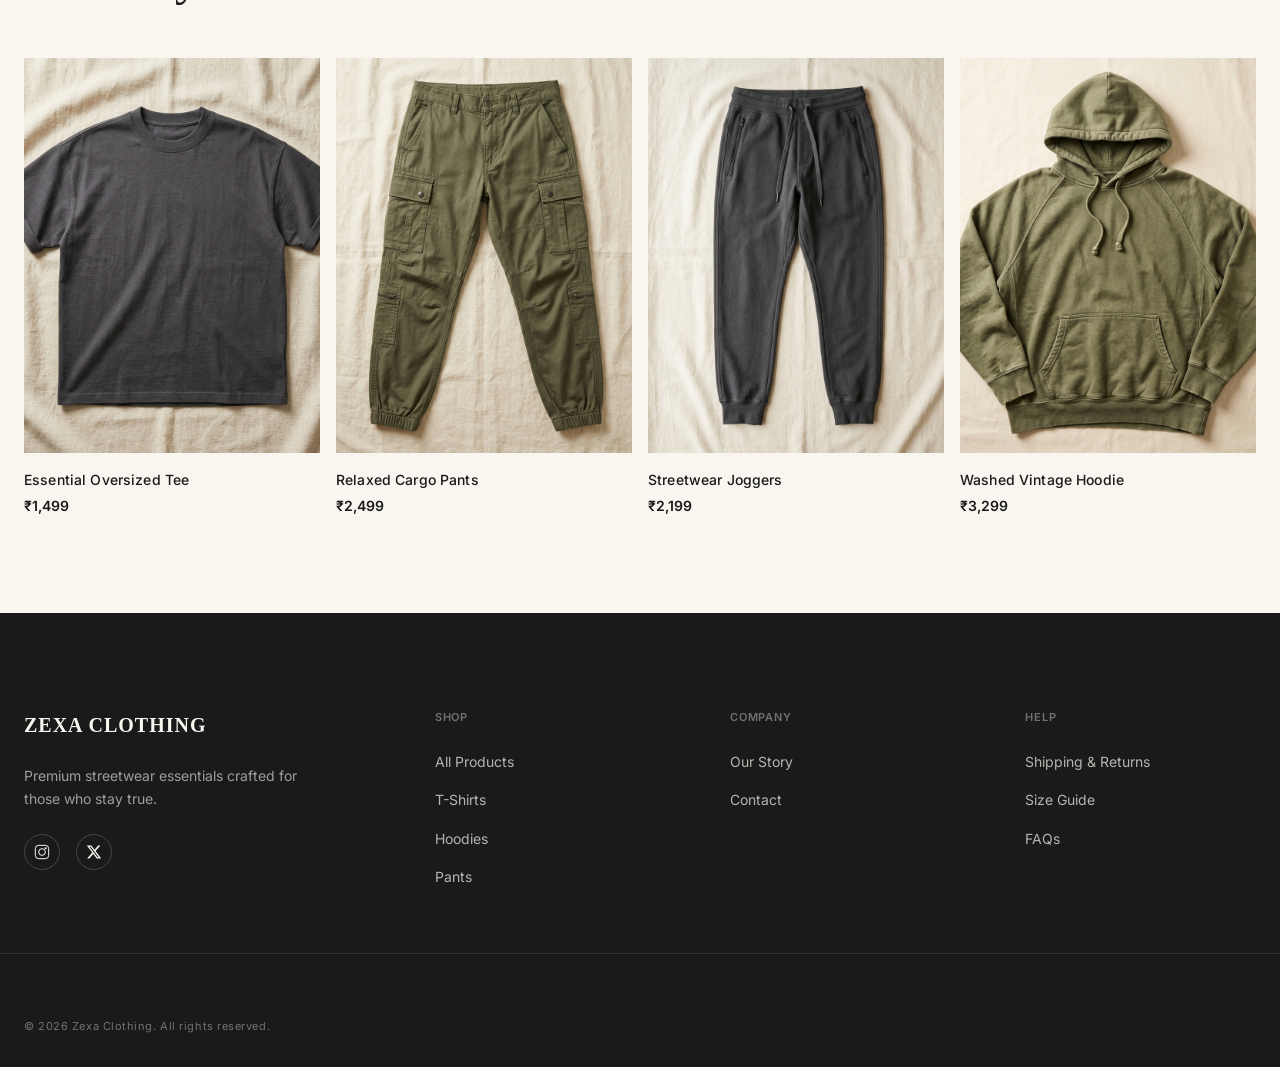
<file: product.html>
<!DOCTYPE html>
<html lang="en">
<head>
  <meta charset="UTF-8">
  <meta name="viewport" content="width=device-width, initial-scale=1.0">
  <title>Heavyweight Hoodie — Zexa Clothing</title>
  <meta name="description" content="Premium heavyweight hoodie built for all seasons. Double-layered hood, kangaroo pocket, and embroidered Zexa branding.">

  <link rel="preconnect" href="https://fonts.googleapis.com">
  <link rel="preconnect" href="https://fonts.gstatic.com" crossorigin>
  <link href="https://fonts.googleapis.com/css2?family=Inter:wght@400;500;600;700&display=swap" rel="stylesheet">
  <link href="https://api.fontshare.com/v2/css?f[]=clash-display@500,600,700&display=swap" rel="stylesheet">

  <link rel="stylesheet" href="css/tokens.css">
  <link rel="stylesheet" href="css/reset.css">
  <link rel="stylesheet" href="css/global.css">
  <link rel="stylesheet" href="css/components.css">
  <link rel="stylesheet" href="css/header.css">
  <link rel="stylesheet" href="css/footer.css">
  <link rel="stylesheet" href="css/pages/product.css">
</head>
<body>

  <!-- ═══ Announcement Bar ═══ -->
  <div class="announcement-bar">
    Free shipping on orders above ₹2,000 — Use code ZEXA10 for 10% off
  </div>

  <!-- ═══ Header ═══ -->
  <header class="site-header">
    <div class="header__inner">
      <div class="header__logo"><a href="index.html">Zexa Clothing</a></div>
      <nav class="header__nav">
        <a href="index.html#hero" class="header__nav-link">Home</a>
        <a href="index.html#shop" class="header__nav-link">Shop</a>
        <a href="index.html#story" class="header__nav-link">Our Story</a>
        <a href="index.html#contact" class="header__nav-link">Contact</a>
      </nav>
      <div class="header__actions">
        <button class="header__action-btn" aria-label="Search" id="search-toggle">
          <svg viewBox="0 0 24 24" fill="none" stroke="currentColor" stroke-width="1.5"><circle cx="11" cy="11" r="8"/><line x1="21" y1="21" x2="16.65" y2="16.65"/></svg>
        </button>
        <button class="header__action-btn" aria-label="Open cart" id="cart-toggle">
          <svg viewBox="0 0 24 24" fill="none" stroke="currentColor" stroke-width="1.5"><path d="M6 2L3 6v14a2 2 0 002 2h14a2 2 0 002-2V6l-3-4z"/><line x1="3" y1="6" x2="21" y2="6"/><path d="M16 10a4 4 0 01-8 0"/></svg>
          <span class="header__cart-count">0</span>
        </button>
        <button class="header__menu-toggle" aria-label="Toggle menu"><span></span><span></span><span></span></button>
      </div>
    </div>
  </header>

  <!-- ═══ Mobile Menu ═══ -->
  <div class="mobile-menu">
    <a href="index.html#hero" class="mobile-menu__link">Home</a>
    <a href="index.html#shop" class="mobile-menu__link">Shop</a>
    <a href="index.html#story" class="mobile-menu__link">Our Story</a>
    <a href="index.html#contact" class="mobile-menu__link">Contact</a>
  </div>

  <!-- ═══ Product Detail ═══ -->
  <main class="product-detail">

    <!-- Breadcrumb -->
    <nav class="breadcrumb reveal" aria-label="Breadcrumb">
      <a href="index.html">Home</a>
      <span class="breadcrumb__separator">/</span>
      <a href="shop.html">Shop</a>
      <span class="breadcrumb__separator">/</span>
      <span>Heavyweight Hoodie</span>
    </nav>

    <div class="product-layout">

      <!-- ── Gallery ──────────────────────────────────────── -->
      <div class="product-gallery reveal-left">
        <div class="product-gallery__main">
          <img src="assets/images/product-hoodie.png" alt="Heavyweight Hoodie" class="img-cover">
        </div>
        <div class="product-gallery__thumbs">
          <div class="product-gallery__thumb is-active">
            <img src="assets/images/product-hoodie.png" alt="Heavyweight Hoodie view 1" class="img-cover">
          </div>
          <div class="product-gallery__thumb">
            <img src="assets/images/product-hoodie.png" alt="Heavyweight Hoodie view 2" class="img-cover" style="filter: brightness(1.15);">
          </div>
          <div class="product-gallery__thumb">
            <img src="assets/images/product-hoodie.png" alt="Heavyweight Hoodie view 3" class="img-cover" style="filter: contrast(1.1);">
          </div>
          <div class="product-gallery__thumb">
            <img src="assets/images/product-hoodie.png" alt="Heavyweight Hoodie view 4" class="img-cover" style="filter: saturate(0.9);">
          </div>
        </div>
      </div>

      <!-- ── Product Info (Sticky) ────────────────────────── -->
      <div class="product-info reveal-right">

        <span class="product-info__label">Hoodies</span>
        <h1 class="product-info__name">Heavyweight Hoodie</h1>

        <div class="product-info__price-row">
          <span class="price">₹2,999</span>
          <span class="price product-card__price--old" style="font-size:16px;">₹3,499</span>
          <span class="badge badge--sale" style="margin-left: 8px;">Sale</span>
        </div>

        <p class="product-info__description">
          Premium heavyweight hoodie built for all seasons. Double-layered hood, kangaroo pocket, and embroidered Zexa branding at the chest.
        </p>

        <hr class="divider">

        <!-- Color -->
        <div class="product-info__section">
          <span class="product-info__section-title">Color — <span id="selected-color">Black</span></span>
          <div class="color-swatches">
            <button class="color-swatch is-active" style="background-color: #1A1A1A;" aria-label="Black" data-color="Black"></button>
            <button class="color-swatch" style="background-color: #F5F0E8;" aria-label="Cream" data-color="Cream"></button>
          </div>
        </div>

        <!-- Size -->
        <div class="product-info__section">
          <span class="product-info__section-title">Size</span>
          <div class="size-selector">
            <button class="size-selector__option" data-size="S">S</button>
            <button class="size-selector__option is-active" data-size="M">M</button>
            <button class="size-selector__option" data-size="L">L</button>
            <button class="size-selector__option" data-size="XL">XL</button>
          </div>
        </div>

        <hr class="divider">

        <!-- Add to Cart -->
        <div class="product-info__actions">
          <button class="btn btn--primary" id="add-to-cart-btn" style="width:100%;">Add to Bag — ₹2,999</button>
          <button class="btn btn--secondary" style="width:100%;">
            <svg width="16" height="16" viewBox="0 0 24 24" fill="none" stroke="currentColor" stroke-width="1.5" style="margin-right:8px;"><path d="M20.84 4.61a5.5 5.5 0 00-7.78 0L12 5.67l-1.06-1.06a5.5 5.5 0 00-7.78 7.78l1.06 1.06L12 21.23l7.78-7.78 1.06-1.06a5.5 5.5 0 000-7.78z"/></svg>
            Add to Wishlist
          </button>
        </div>

        <!-- Accordion Details -->
        <div class="product-accordion">
          <div class="product-accordion__item">
            <button class="product-accordion__trigger" aria-expanded="false">
              <span>Fabric & Material</span>
              <svg viewBox="0 0 24 24" fill="none" stroke="currentColor" stroke-width="2"><polyline points="6 9 12 15 18 9"/></svg>
            </button>
            <div class="product-accordion__content">
              <div class="product-accordion__content-inner">
                100% French Terry Cotton — 400 GSM. Pre-shrunk, garment-washed for a soft hand feel right out of the bag.
              </div>
            </div>
          </div>

          <div class="product-accordion__item">
            <button class="product-accordion__trigger" aria-expanded="false">
              <span>Fit & Sizing</span>
              <svg viewBox="0 0 24 24" fill="none" stroke="currentColor" stroke-width="2"><polyline points="6 9 12 15 18 9"/></svg>
            </button>
            <div class="product-accordion__content">
              <div class="product-accordion__content-inner">
                Regular fit — Model is 5'11" wearing size L. We recommend sizing up for an oversized look.
              </div>
            </div>
          </div>

          <div class="product-accordion__item">
            <button class="product-accordion__trigger" aria-expanded="false">
              <span>Care Instructions</span>
              <svg viewBox="0 0 24 24" fill="none" stroke="currentColor" stroke-width="2"><polyline points="6 9 12 15 18 9"/></svg>
            </button>
            <div class="product-accordion__content">
              <div class="product-accordion__content-inner">
                Machine wash cold inside out. Hang dry recommended. Do not bleach. Iron on low if needed.
              </div>
            </div>
          </div>

          <div class="product-accordion__item">
            <button class="product-accordion__trigger" aria-expanded="false">
              <span>Shipping & Returns</span>
              <svg viewBox="0 0 24 24" fill="none" stroke="currentColor" stroke-width="2"><polyline points="6 9 12 15 18 9"/></svg>
            </button>
            <div class="product-accordion__content">
              <div class="product-accordion__content-inner">
                Free shipping on orders above ₹2,000. Standard delivery in 5-7 business days. Easy returns within 15 days of delivery — no questions asked.
              </div>
            </div>
          </div>
        </div>

      </div>
    </div>
  </main>

  <!-- ═══ Related Products ═══ -->
  <section class="related-products section">
    <div class="related-products__header">
      <span class="caption reveal">Complete the look</span>
      <h2 class="reveal">You May Also Like</h2>
    </div>
    <div class="related-products__grid stagger">
      <a href="product.html?id=1" class="product-card reveal" data-product-id="1">
        <div class="product-card__image-wrapper">
          <img src="assets/images/product-tee.png" alt="Essential Oversized Tee" class="img-cover product-card__image">
        </div>
        <div class="product-card__info">
          <span class="product-card__name">Essential Oversized Tee</span>
          <span class="product-card__price">₹1,499</span>
        </div>
      </a>
      <a href="product.html?id=3" class="product-card reveal" data-product-id="3">
        <div class="product-card__image-wrapper">
          <img src="assets/images/product-cargo.png" alt="Relaxed Cargo Pants" class="img-cover product-card__image">
        </div>
        <div class="product-card__info">
          <span class="product-card__name">Relaxed Cargo Pants</span>
          <span class="product-card__price">₹2,499</span>
        </div>
      </a>
      <a href="product.html?id=5" class="product-card reveal" data-product-id="5">
        <div class="product-card__image-wrapper">
          <img src="assets/images/product-joggers.png" alt="Streetwear Joggers" class="img-cover product-card__image">
        </div>
        <div class="product-card__info">
          <span class="product-card__name">Streetwear Joggers</span>
          <span class="product-card__price">₹2,199</span>
        </div>
      </a>
      <a href="product.html?id=6" class="product-card reveal" data-product-id="6">
        <div class="product-card__image-wrapper">
          <img src="assets/images/product-vintage-hoodie.png" alt="Washed Vintage Hoodie" class="img-cover product-card__image">
        </div>
        <div class="product-card__info">
          <span class="product-card__name">Washed Vintage Hoodie</span>
          <span class="product-card__price">₹3,299</span>
        </div>
      </a>
    </div>
  </section>

  <!-- ═══ Sticky Mobile Bar ═══ -->
  <div class="mobile-add-bar">
    <div class="mobile-add-bar__inner">
      <div class="mobile-add-bar__info">
        <span class="mobile-add-bar__name">Heavyweight Hoodie</span>
        <span class="mobile-add-bar__price">₹2,999</span>
      </div>
      <button class="btn btn--primary">Add to Bag</button>
    </div>
  </div>

  <!-- ═══ Footer ═══ -->
  <footer class="site-footer">
    <div class="footer__grid">
      <div class="footer__brand">
        <span class="footer__logo">Zexa Clothing</span>
        <p class="footer__tagline">Premium streetwear essentials crafted for those who stay true.</p>
        <div class="footer__socials">
          <a href="#" class="footer__social-link" aria-label="Instagram">
            <svg viewBox="0 0 24 24" fill="none" stroke="currentColor" stroke-width="1.5"><rect x="2" y="2" width="20" height="20" rx="5"/><circle cx="12" cy="12" r="5"/><circle cx="17.5" cy="6.5" r="1.5" fill="currentColor" stroke="none"/></svg>
          </a>
          <a href="#" class="footer__social-link" aria-label="Twitter / X">
            <svg viewBox="0 0 24 24" fill="currentColor"><path d="M18.244 2.25h3.308l-7.227 8.26 8.502 11.24H16.17l-5.214-6.817L4.99 21.75H1.68l7.73-8.835L1.254 2.25H8.08l4.713 6.231zm-1.161 17.52h1.833L7.084 4.126H5.117z"/></svg>
          </a>
        </div>
      </div>
      <div class="footer__column">
        <span class="footer__heading">Shop</span>
        <a href="index.html#shop" class="footer__link">All Products</a>
        <a href="index.html#shop?cat=t-shirts" class="footer__link">T-Shirts</a>
        <a href="index.html#shop?cat=hoodies" class="footer__link">Hoodies</a>
        <a href="index.html#shop?cat=pants" class="footer__link">Pants</a>
      </div>
      <div class="footer__column">
        <span class="footer__heading">Company</span>
        <a href="index.html#story" class="footer__link">Our Story</a>
        <a href="index.html#contact" class="footer__link">Contact</a>
      </div>
      <div class="footer__column">
        <span class="footer__heading">Help</span>
        <a href="#" class="footer__link">Shipping & Returns</a>
        <a href="#" class="footer__link">Size Guide</a>
        <a href="#" class="footer__link">FAQs</a>
      </div>
    </div>
    <div class="footer__bottom">
      <span class="footer__copyright">© 2026 Zexa Clothing. All rights reserved.</span>
    </div>
  </footer>

  <!-- ═══ Cart Drawer ═══ -->
  <div class="cart-overlay"></div>
  <aside class="cart-drawer">
    <div class="cart-drawer__header">
      <span class="cart-drawer__title">Your Bag</span>
      <button class="cart-drawer__close" aria-label="Close cart">
        <svg width="20" height="20" viewBox="0 0 24 24" fill="none" stroke="currentColor" stroke-width="1.5"><line x1="18" y1="6" x2="6" y2="18"/><line x1="6" y1="6" x2="18" y2="18"/></svg>
      </button>
    </div>
    <div class="cart-drawer__items"></div>
    <div class="cart-drawer__footer">
      <div class="cart-drawer__subtotal">
        <span>Subtotal</span>
        <span class="cart-drawer__subtotal-value">₹0</span>
      </div>
      <a href="#" class="btn btn--primary" style="width:100%">Checkout</a>
      <span class="cart-drawer__note">Shipping calculated at checkout</span>
    </div>
  </aside>

  <script src="js/products.js"></script>
  <script src="js/cart.js"></script>
  <script src="js/components/header.js"></script>
  <script src="js/main.js"></script>

  <!-- Product-specific logic -->
  <script>
    document.addEventListener('DOMContentLoaded', () => {
      console.log("[Zexa Clothing] Loading Product Page...");
      const params = new URLSearchParams(window.location.search);
      let productId = parseInt(params.get('id'));
      
      // Fallback: if query parameter is missing or invalid, check localStorage
      if (isNaN(productId)) {
        productId = parseInt(localStorage.getItem('zexa_selected_product_id'));
        console.log("[Zexa Clothing] Query param missing, loaded from localStorage ID:", productId);
      } else {
        console.log("[Zexa Clothing] Product ID from URL:", productId);
      }
      
      // Secondary fallback: default to Heavyweight Hoodie (ID 2)
      if (isNaN(productId)) {
        productId = 2;
        console.log("[Zexa Clothing] No ID found in URL or localStorage, defaulting to ID:", productId);
      }

      const product = typeof getProductById === 'function' ? getProductById(productId) : null;
      console.log("[Zexa Clothing] Loaded Product Data:", product);
      if (!product) {
        console.warn("[Zexa Clothing] Product not found in database.");
        return;
      }

      // Update Title
      document.title = `${product.name} — Zexa Clothing`;

      // Update Breadcrumbs
      const breadcrumbCurrent = document.querySelector('.breadcrumb span:last-child');
      if (breadcrumbCurrent) breadcrumbCurrent.textContent = product.name;

      // Update Gallery Main Image
      const mainImg = document.querySelector('.product-gallery__main img');
      if (mainImg) {
        mainImg.src = product.images[0];
        mainImg.alt = product.name;
      }

      // Update Gallery Thumbnails
      const thumbs = document.querySelectorAll('.product-gallery__thumb img');
      thumbs.forEach((img, idx) => {
        img.src = product.images[0];
        img.alt = `${product.name} view ${idx + 1}`;
      });

      // Update Product Info details
      const categoryLabel = document.querySelector('.product-info__label');
      if (categoryLabel) {
        categoryLabel.textContent = product.category;
      }

      const nameLabel = document.querySelector('.product-info__name');
      if (nameLabel) nameLabel.textContent = product.name;

      const priceLabel = document.querySelector('.product-info__price-row .price');
      if (priceLabel) priceLabel.textContent = formatPrice(product.price);

      const oldPriceLabel = document.querySelector('.product-info__price-row .product-card__price--old');
      const saleBadge = document.querySelector('.product-info__price-row .badge--sale');
      if (product.oldPrice) {
        if (oldPriceLabel) {
          oldPriceLabel.textContent = formatPrice(product.oldPrice);
          oldPriceLabel.style.display = '';
        }
        if (saleBadge) saleBadge.style.display = '';
      } else {
        if (oldPriceLabel) oldPriceLabel.style.display = 'none';
        if (saleBadge) saleBadge.style.display = 'none';
      }

      const descLabel = document.querySelector('.product-info__description');
      if (descLabel) descLabel.textContent = product.description;

      // Render Color Swatches
      const colorContainer = document.querySelector('.color-swatches');
      if (colorContainer) {
        colorContainer.innerHTML = product.colors.map((color, idx) => `
          <button class="color-swatch ${idx === 0 ? 'is-active' : ''}" style="background-color: ${color.hex};" aria-label="${color.name}" data-color="${color.name}"></button>
        `).join('');
      }

      const selectedColorLabel = document.getElementById('selected-color');
      if (selectedColorLabel && product.colors.length > 0) {
        selectedColorLabel.textContent = product.colors[0].name;
      }

      // Render Size Selector
      const sizeContainer = document.querySelector('.size-selector');
      if (sizeContainer) {
        sizeContainer.innerHTML = product.sizes.map((size, idx) => `
          <button class="size-selector__option ${idx === 1 || (idx === 0 && product.sizes.length === 1) ? 'is-active' : ''}" data-size="${size}">${size}</button>
        `).join('');
      }

      // Re-bind Selection Handlers
      bindSelectors();

      // Update Add to Cart Button Prices
      const addBtn = document.getElementById('add-to-cart-btn');
      if (addBtn) addBtn.textContent = `Add to Bag — ${formatPrice(product.price)}`;

      // Update Accordions
      const accordionContents = document.querySelectorAll('.product-accordion__content-inner');
      if (accordionContents.length >= 3) {
        accordionContents[0].textContent = product.fabric;
        accordionContents[1].textContent = product.fit;
        accordionContents[2].textContent = product.care;
      }

      // Update Mobile Sticky Bar
      const mobileName = document.querySelector('.mobile-add-bar__name');
      if (mobileName) mobileName.textContent = product.name;

      const mobilePrice = document.querySelector('.mobile-add-bar__price');
      if (mobilePrice) mobilePrice.textContent = formatPrice(product.price);

      // Event Listeners for selectors
      function bindSelectors() {
        // Size option selection
        document.querySelectorAll('.size-selector__option').forEach(option => {
          option.addEventListener('click', () => {
            document.querySelectorAll('.size-selector__option').forEach(o => o.classList.remove('is-active'));
            option.classList.add('is-active');
          });
        });

        // Color option selection
        document.querySelectorAll('.color-swatch').forEach(swatch => {
          swatch.addEventListener('click', () => {
            document.querySelectorAll('.color-swatch').forEach(s => s.classList.remove('is-active'));
            swatch.classList.add('is-active');
            if (selectedColorLabel) selectedColorLabel.textContent = swatch.dataset.color;
          });
        });
      }

      function getSelectedSize() {
        const active = document.querySelector('.size-selector__option.is-active');
        return active ? active.dataset.size : (product.sizes[0] || 'M');
      }

      function getSelectedColor() {
        const active = document.querySelector('.color-swatch.is-active');
        return active ? active.dataset.color : (product.colors[0]?.name || 'Black');
      }

      function handleAddToCart() {
        addToCart(product, getSelectedSize(), getSelectedColor());
      }

      if (addBtn) addBtn.addEventListener('click', handleAddToCart);
      const mobileAddBtn = document.querySelector('.mobile-add-bar .btn');
      if (mobileAddBtn) mobileAddBtn.addEventListener('click', handleAddToCart);
    });
  </script>
</body>
</html>
</file>
<file: css/tokens.css>
/* ============================================================
   ZEXA CLOTHING — Design Tokens
   Single source of truth for the entire design system.
   ============================================================ */

:root {
  /* ── Colors ────────────────────────────────────────────── */
  --color-bg:           #F9F6F0;
  --color-surface:      #FFFFFF;
  --color-text:         #1A1A1A;
  --color-text-muted:   #6B6B6B;
  --color-accent:       #1A1A1A;
  --color-accent-hover: #333333;
  --color-highlight:    #E8503A;
  --color-border:       #E5E0D8;
  --color-overlay:      rgba(26, 26, 26, 0.45);
  --color-success:      #2E7D32;

  /* ── Typography ────────────────────────────────────────── */
  --font-display:  'Clash Display', 'Georgia', serif;
  --font-body:     'Inter', 'Segoe UI', sans-serif;

  --fs-display:    clamp(36px, 10vw, 96px);
  --fs-h1:         clamp(28px, 8vw, 72px);
  --fs-h2:         clamp(24px, 4vw, 48px);
  --fs-h3:         20px;
  --fs-body:       16px;
  --fs-small:      14px;
  --fs-caption:    11px;
  --fs-price:      18px;
  --fs-cta:        14px;

  --fw-regular:    400;
  --fw-medium:     500;
  --fw-semibold:   600;
  --fw-bold:       700;

  --ls-tight:      -0.02em;
  --ls-normal:     0;
  --ls-wide:       0.05em;
  --ls-wider:      0.08em;

  --lh-tight:      1.1;
  --lh-snug:       1.3;
  --lh-normal:     1.6;

  /* ── Spacing (8px base) ────────────────────────────────── */
  --space-xs:      4px;
  --space-sm:      8px;
  --space-md:      16px;
  --space-lg:      24px;
  --space-xl:      32px;
  --space-2xl:     48px;
  --space-3xl:     64px;
  --space-4xl:     96px;
  --space-5xl:     128px;

  /* ── Layout ────────────────────────────────────────────── */
  --max-width:     1320px;
  --gutter:        var(--space-lg);
  --border-radius: 0px;
  --border-radius-sm: 4px;

  /* ── Shadows ───────────────────────────────────────────── */
  --shadow-sm:     0 1px 3px rgba(26, 26, 26, 0.06);
  --shadow-md:     0 4px 12px rgba(26, 26, 26, 0.08);
  --shadow-lg:     0 12px 40px rgba(26, 26, 26, 0.12);

  /* ── Transitions ───────────────────────────────────────── */
  --ease-out-quart: cubic-bezier(0.25, 1, 0.5, 1);
  --ease-out-expo:  cubic-bezier(0.16, 1, 0.3, 1);
  --ease-spring:    cubic-bezier(0.68, -0.6, 0.32, 1.6);
  --duration-fast:  200ms;
  --duration-base:  300ms;
  --duration-slow:  500ms;
  --duration-reveal: 600ms;

  /* ── Z-Index Scale ─────────────────────────────────────── */
  --z-base:        1;
  --z-sticky:      100;
  --z-header:      200;
  --z-overlay:     300;
  --z-drawer:      400;
  --z-modal:       500;
  --z-toast:       600;
}
</file>
<file: css/global.css>
/* ============================================================
   ZEXA CLOTHING — Global Styles
   Base typography, layout containers, utility classes.
   ============================================================ */

/* ── HTML ────────────────────────────────────────────────── */
html {
  scroll-behavior: smooth;
  overflow-x: hidden;
  max-width: 100vw;
}

/* ── Body ────────────────────────────────────────────────── */
body {
  position: relative;
  width: 100%;
  max-width: 100vw;
  overflow-x: hidden;
  font-family: var(--font-body);
  font-size: var(--fs-body);
  font-weight: var(--fw-regular);
  line-height: var(--lh-normal);
  color: var(--color-text);
  background-color: var(--color-bg);
}

/* ── Typography ──────────────────────────────────────────── */
.display {
  font-family: var(--font-display);
  font-size: var(--fs-display);
  font-weight: var(--fw-semibold);
  line-height: var(--lh-tight);
  letter-spacing: var(--ls-tight);
}

h1, .h1 {
  font-family: var(--font-display);
  font-size: var(--fs-h1);
  font-weight: var(--fw-semibold);
  line-height: var(--lh-tight);
  letter-spacing: var(--ls-tight);
}

h2, .h2 {
  font-family: var(--font-display);
  font-size: var(--fs-h2);
  font-weight: var(--fw-medium);
  line-height: var(--lh-snug);
  letter-spacing: -0.01em;
}

h3, .h3 {
  font-family: var(--font-body);
  font-size: var(--fs-h3);
  font-weight: var(--fw-semibold);
  line-height: var(--lh-snug);
}

.caption {
  font-family: var(--font-body);
  font-size: var(--fs-caption);
  font-weight: var(--fw-medium);
  letter-spacing: var(--ls-wider);
  text-transform: uppercase;
  color: var(--color-text-muted);
}

.price {
  font-family: var(--font-body);
  font-size: var(--fs-price);
  font-weight: var(--fw-bold);
  letter-spacing: var(--ls-normal);
}

.text-muted {
  color: var(--color-text-muted);
}

/* ── Layout Containers ───────────────────────────────────── */
.container {
  width: 100%;
  max-width: var(--max-width);
  margin-inline: auto;
  padding-inline: var(--gutter);
}

.container--narrow {
  max-width: 960px;
}

.container--wide {
  max-width: 1600px;
}

.section {
  padding-block: var(--space-4xl);
}

.section--sm {
  padding-block: var(--space-3xl);
}

.section--lg {
  padding-block: var(--space-5xl);
}

@media (max-width: 768px) {
  .section, .section--sm, .section--lg {
    padding-block: var(--space-2xl);
  }
}

/* ── Flex & Grid Utilities ───────────────────────────────── */
.flex {
  display: flex;
}

.flex-center {
  display: flex;
  align-items: center;
  justify-content: center;
}

.flex-between {
  display: flex;
  align-items: center;
  justify-content: space-between;
}

.flex-col {
  flex-direction: column;
}

.gap-xs  { gap: var(--space-xs); }
.gap-sm  { gap: var(--space-sm); }
.gap-md  { gap: var(--space-md); }
.gap-lg  { gap: var(--space-lg); }
.gap-xl  { gap: var(--space-xl); }
.gap-2xl { gap: var(--space-2xl); }

.grid {
  display: grid;
}

/* ── Scroll Reveal Animations ────────────────────────────── */
.reveal {
  opacity: 0;
  transform: translateY(30px);
  transition:
    opacity var(--duration-reveal) var(--ease-out-expo),
    transform var(--duration-reveal) var(--ease-out-expo);
}

.reveal.is-visible {
  opacity: 1;
  transform: translateY(0);
}

.reveal-left {
  opacity: 0;
  transform: translateX(-40px);
  transition:
    opacity var(--duration-reveal) var(--ease-out-expo),
    transform var(--duration-reveal) var(--ease-out-expo);
}

.reveal-left.is-visible {
  opacity: 1;
  transform: translateX(0);
}

.reveal-right {
  opacity: 0;
  transform: translateX(40px);
  transition:
    opacity var(--duration-reveal) var(--ease-out-expo),
    transform var(--duration-reveal) var(--ease-out-expo);
}

.reveal-right.is-visible {
  opacity: 1;
  transform: translateX(0);
}

/* Stagger children */
.stagger > .reveal:nth-child(1) { transition-delay: 0ms; }
.stagger > .reveal:nth-child(2) { transition-delay: 80ms; }
.stagger > .reveal:nth-child(3) { transition-delay: 160ms; }
.stagger > .reveal:nth-child(4) { transition-delay: 240ms; }
.stagger > .reveal:nth-child(5) { transition-delay: 320ms; }
.stagger > .reveal:nth-child(6) { transition-delay: 400ms; }
.stagger > .reveal:nth-child(7) { transition-delay: 480ms; }
.stagger > .reveal:nth-child(8) { transition-delay: 560ms; }

/* ── Image Utilities ─────────────────────────────────────── */
.img-cover {
  width: 100%;
  height: 100%;
  object-fit: cover;
}

.img-contain {
  width: 100%;
  height: 100%;
  object-fit: contain;
}

/* ── Screen Reader Only ──────────────────────────────────── */
.sr-only {
  position: absolute;
  width: 1px;
  height: 1px;
  padding: 0;
  margin: -1px;
  overflow: hidden;
  clip: rect(0, 0, 0, 0);
  white-space: nowrap;
  border: 0;
}

/* ── Selection ───────────────────────────────────────────── */
::selection {
  background-color: var(--color-text);
  color: var(--color-bg);
}
</file>
<file: css/components.css>
/* ============================================================
   ZEXA CLOTHING — Component Styles
   Buttons, product cards, badges, inputs, cart drawer.
   ============================================================ */

/* ── Buttons ─────────────────────────────────────────────── */
.btn {
  display: inline-flex;
  align-items: center;
  justify-content: center;
  gap: var(--space-sm);
  padding: 16px 40px;
  font-family: var(--font-body);
  font-size: var(--fs-cta);
  font-weight: var(--fw-semibold);
  letter-spacing: var(--ls-wide);
  text-transform: uppercase;
  border-radius: var(--border-radius);
  cursor: pointer;
  transition:
    background-color var(--duration-base) var(--ease-out-quart),
    color var(--duration-base) var(--ease-out-quart),
    transform var(--duration-base) var(--ease-out-quart),
    box-shadow var(--duration-base) var(--ease-out-quart);
  white-space: nowrap;
  user-select: none;
  position: relative;
  overflow: hidden;
}

.btn--primary {
  background-color: var(--color-accent);
  color: var(--color-bg);
  border: none;
}

.btn--primary:hover {
  background-color: var(--color-accent-hover);
  transform: translateY(-2px);
  box-shadow: 0 10px 20px -10px rgba(0, 0, 0, 0.3);
}

.btn--primary:active {
  transform: translateY(0) scale(0.98);
}

.btn--secondary {
  background-color: transparent;
  color: var(--color-accent);
  border: 1.5px solid var(--color-accent);
}

.btn--secondary:hover {
  background-color: var(--color-accent);
  color: var(--color-bg);
  transform: translateY(-2px);
  box-shadow: 0 10px 20px -10px rgba(0, 0, 0, 0.2);
}

.btn--secondary:active {
  transform: translateY(0) scale(0.98);
}

.btn--small {
  padding: 10px 24px;
  font-size: 12px;
}

.btn--icon {
  padding: 10px;
  border-radius: 50%;
}

/* Full-width on mobile (removed to fix alignment issues) */

/* ── Product Cards ───────────────────────────────────────── */
.product-card {
  position: relative;
  display: flex;
  flex-direction: column;
  cursor: pointer;
}

.product-card__image-wrapper {
  position: relative;
  overflow: hidden;
  aspect-ratio: 3 / 4;
  background-color: var(--color-border);
}

.product-card__image {
  width: 100%;
  height: 100%;
  object-fit: cover;
  transition: transform 800ms cubic-bezier(0.1, 0.8, 0.2, 1);
}

.product-card__image--hover {
  position: absolute;
  inset: 0;
  width: 100%;
  height: 100%;
  object-fit: cover;
  opacity: 0;
  transition: opacity var(--duration-base) var(--ease-out-quart);
}

.product-card:hover .product-card__image {
  transform: scale(1.05);
}

.product-card:hover .product-card__image--hover {
  opacity: 1;
}

.product-card__badge {
  position: absolute;
  top: var(--space-md);
  left: var(--space-md);
  z-index: var(--z-base);
}

.product-card__quick-add {
  position: absolute;
  bottom: var(--space-md);
  left: var(--space-md);
  right: var(--space-md);
  opacity: 0;
  transform: translateY(10px);
  transition:
    opacity var(--duration-base) var(--ease-out-quart),
    transform var(--duration-base) var(--ease-out-quart);
  z-index: var(--z-base);
}

.product-card:hover .product-card__quick-add {
  opacity: 1;
  transform: translateY(0);
}

.product-card__info {
  padding-top: var(--space-md);
  display: flex;
  flex-direction: column;
  gap: var(--space-xs);
}

.product-card__name {
  font-family: var(--font-body);
  font-size: var(--fs-small);
  font-weight: var(--fw-medium);
  letter-spacing: 0.01em;
}

.product-card__price {
  font-family: var(--font-body);
  font-size: var(--fs-small);
  font-weight: var(--fw-semibold);
  color: var(--color-text);
}

.product-card__price--old {
  text-decoration: line-through;
  color: var(--color-text-muted);
  font-weight: var(--fw-regular);
  margin-left: var(--space-sm);
}

/* ── Badges ──────────────────────────────────────────────── */
.badge {
  display: inline-flex;
  align-items: center;
  padding: 4px 10px;
  font-size: var(--fs-caption);
  font-weight: var(--fw-semibold);
  letter-spacing: var(--ls-wider);
  text-transform: uppercase;
}

.badge--sale {
  background-color: var(--color-highlight);
  color: #fff;
}

.badge--new {
  background-color: var(--color-text);
  color: var(--color-bg);
}

/* ── Form Inputs ─────────────────────────────────────────── */
.input {
  width: 100%;
  padding: 14px 16px;
  font-size: var(--fs-small);
  background-color: var(--color-surface);
  border: 1.5px solid var(--color-border);
  border-radius: var(--border-radius);
  transition: border-color var(--duration-base) var(--ease-out-quart);
}

.input:focus {
  outline: none;
  border-color: var(--color-text);
}

.input::placeholder {
  color: var(--color-text-muted);
  letter-spacing: 0.02em;
}

textarea.input {
  resize: vertical;
  min-height: 120px;
}

.input-group {
  display: flex;
  flex-direction: column;
  gap: var(--space-sm);
}

.input-group label {
  font-size: var(--fs-caption);
  font-weight: var(--fw-medium);
  letter-spacing: var(--ls-wider);
  text-transform: uppercase;
  color: var(--color-text-muted);
}

/* ── Newsletter Input ────────────────────────────────────── */
.newsletter-form {
  display: flex;
  gap: 0;
  max-width: 480px;
  margin-inline: auto;
}

.newsletter-form .input {
  border-right: none;
  border-radius: 0;
}

.newsletter-form .btn {
  border-radius: 0;
  flex-shrink: 0;
}

@media (max-width: 480px) {
  .newsletter-form {
    flex-direction: column;
  }

  .newsletter-form .input {
    border-right: 1.5px solid var(--color-border);
  }
}

/* ── Cart Drawer ─────────────────────────────────────────── */
.cart-overlay {
  position: fixed;
  inset: 0;
  background-color: var(--color-overlay);
  z-index: var(--z-overlay);
  opacity: 0;
  visibility: hidden;
  transition:
    opacity var(--duration-base) var(--ease-out-quart),
    visibility var(--duration-base) var(--ease-out-quart);
}

.cart-overlay.is-open {
  opacity: 1;
  visibility: visible;
}

.cart-drawer {
  position: fixed;
  top: 0;
  right: 0;
  bottom: 0;
  width: min(420px, 90vw);
  background-color: var(--color-surface);
  z-index: var(--z-drawer);
  transform: translateX(100%);
  transition: transform 350ms var(--ease-out-quart);
  display: flex;
  flex-direction: column;
}

.cart-drawer.is-open {
  transform: translateX(0);
}

.cart-drawer__header {
  display: flex;
  align-items: center;
  justify-content: space-between;
  padding: var(--space-lg);
  border-bottom: 1px solid var(--color-border);
}

.cart-drawer__title {
  font-family: var(--font-body);
  font-size: var(--fs-body);
  font-weight: var(--fw-semibold);
  letter-spacing: var(--ls-wide);
  text-transform: uppercase;
}

.cart-drawer__close {
  width: 40px;
  height: 40px;
  display: flex;
  align-items: center;
  justify-content: center;
  transition: opacity var(--duration-fast);
}

.cart-drawer__close:hover {
  opacity: 0.6;
}

.cart-drawer__items {
  flex: 1;
  overflow-y: auto;
  padding: var(--space-lg);
}

.cart-drawer__empty {
  display: flex;
  flex-direction: column;
  align-items: center;
  justify-content: center;
  height: 100%;
  gap: var(--space-lg);
  color: var(--color-text-muted);
  text-align: center;
}

.cart-item {
  display: flex;
  gap: var(--space-md);
  padding-bottom: var(--space-lg);
  margin-bottom: var(--space-lg);
  border-bottom: 1px solid var(--color-border);
  
  /* UX Polish Animations */
  opacity: 1;
  transform: translateX(0);
  max-height: 180px; /* Bounds the height collapse animation */
  overflow: hidden;
  transition:
    transform 350ms var(--ease-out-expo),
    opacity 350ms var(--ease-out-expo),
    max-height 350ms var(--ease-out-quart),
    margin-bottom 350ms var(--ease-out-quart),
    padding-bottom 350ms var(--ease-out-quart),
    border-color 350ms var(--ease-out-quart);
}

.cart-item.is-entering {
  opacity: 0;
  transform: translateX(30px);
}

.cart-item.is-leaving {
  opacity: 0;
  transform: translateX(100%);
  max-height: 0 !important;
  margin-bottom: 0 !important;
  padding-bottom: 0 !important;
  border-bottom-color: transparent !important;
}

.cart-item__image {
  width: 80px;
  height: 100px;
  object-fit: cover;
  flex-shrink: 0;
  background-color: var(--color-bg);
}

.cart-item__details {
  flex: 1;
  display: flex;
  flex-direction: column;
  gap: var(--space-xs);
}

.cart-item__name {
  font-size: var(--fs-small);
  font-weight: var(--fw-medium);
}

.cart-item__meta {
  font-size: var(--fs-caption);
  color: var(--color-text-muted);
  text-transform: uppercase;
  letter-spacing: var(--ls-wider);
}

.cart-item__bottom {
  display: flex;
  align-items: center;
  justify-content: space-between;
  margin-top: auto;
}

.cart-item__quantity {
  display: flex;
  align-items: center;
  gap: var(--space-sm);
  border: 1px solid var(--color-border);
}

.cart-item__quantity button {
  width: 32px;
  height: 32px;
  display: flex;
  align-items: center;
  justify-content: center;
  font-size: 16px;
  transition: background-color var(--duration-fast);
}

.cart-item__quantity button:hover {
  background-color: var(--color-bg);
}

.cart-item__quantity span {
  font-size: var(--fs-small);
  font-weight: var(--fw-medium);
  min-width: 24px;
  text-align: center;
}

.cart-item__price {
  font-size: var(--fs-small);
  font-weight: var(--fw-semibold);
}

.cart-item__remove {
  font-size: var(--fs-caption);
  color: var(--color-text-muted);
  text-transform: uppercase;
  letter-spacing: var(--ls-wider);
  transition: color var(--duration-fast);
  cursor: pointer;
  background: none;
  border: none;
  padding: var(--space-xs) 0;
}

.cart-item__remove:hover {
  color: var(--color-highlight);
}

.cart-drawer__footer {
  padding: var(--space-lg);
  border-top: 1px solid var(--color-border);
  display: flex;
  flex-direction: column;
  gap: var(--space-md);
}

.cart-drawer__subtotal {
  display: flex;
  justify-content: space-between;
  font-size: var(--fs-body);
  font-weight: var(--fw-semibold);
}

.cart-drawer__note {
  font-size: var(--fs-caption);
  color: var(--color-text-muted);
  text-align: center;
  letter-spacing: var(--ls-wide);
  text-transform: uppercase;
}

/* ── Size Selector ───────────────────────────────────────── */
.size-selector {
  display: flex;
  gap: var(--space-sm);
  flex-wrap: wrap;
}

.size-selector__option {
  width: 44px;
  height: 44px;
  display: flex;
  align-items: center;
  justify-content: center;
  border: 1.5px solid var(--color-border);
  font-size: var(--fs-small);
  font-weight: var(--fw-medium);
  cursor: pointer;
  transition:
    border-color var(--duration-fast),
    background-color var(--duration-fast);
}

.size-selector__option:hover {
  border-color: var(--color-text);
}

.size-selector__option.is-active {
  background-color: var(--color-text);
  color: var(--color-bg);
  border-color: var(--color-text);
}

.size-selector__option.is-disabled {
  opacity: 0.3;
  cursor: not-allowed;
  text-decoration: line-through;
}

/* ── Color Swatches ──────────────────────────────────────── */
.color-swatches {
  display: flex;
  gap: var(--space-sm);
}

.color-swatch {
  width: 28px;
  height: 28px;
  border-radius: 50%;
  border: 2px solid transparent;
  cursor: pointer;
  transition: border-color var(--duration-fast);
  outline-offset: 2px;
}

.color-swatch:hover,
.color-swatch.is-active {
  border-color: var(--color-text);
}

/* ── Divider ─────────────────────────────────────────────── */
.divider {
  width: 100%;
  height: 1px;
  background-color: var(--color-border);
  border: none;
}

/* ── Announcement Bar ────────────────────────────────────── */
.announcement-bar {
  background-color: var(--color-text);
  color: var(--color-bg);
  text-align: center;
  padding: var(--space-sm) var(--space-md);
  font-size: var(--fs-caption);
  font-weight: var(--fw-medium);
  letter-spacing: var(--ls-wider);
  text-transform: uppercase;
}
</file>
<file: css/header.css>
/* ============================================================
   ZEXA CLOTHING — Header Styles
   Navigation bar, mobile menu, scroll behavior.
   ============================================================ */

.site-header {
  position: fixed;
  top: 0;
  left: 0;
  right: 0;
  z-index: var(--z-header);
  background-color: var(--color-bg);
  backdrop-filter: blur(0px);
  -webkit-backdrop-filter: blur(0px);
  border-bottom: 1px solid transparent;
  transition:
    transform var(--duration-base) var(--ease-out-quart),
    background-color var(--duration-base) var(--ease-out-quart),
    backdrop-filter var(--duration-base) var(--ease-out-quart),
    -webkit-backdrop-filter var(--duration-base) var(--ease-out-quart),
    box-shadow var(--duration-base) var(--ease-out-quart),
    border-color var(--duration-base) var(--ease-out-quart);
}

.site-header.is-scrolled {
  background-color: rgba(249, 246, 240, 0.75);
  backdrop-filter: blur(12px);
  -webkit-backdrop-filter: blur(12px);
  box-shadow: var(--shadow-sm);
  border-bottom-color: rgba(26, 26, 26, 0.05);
}

.site-header.is-hidden {
  transform: translateY(-100%);
}

.header__inner {
  display: flex;
  align-items: center;
  justify-content: space-between;
  height: var(--header-height, 72px);
  padding-inline: var(--gutter);
  max-width: var(--max-width);
  margin-inline: auto;
  transition: height var(--duration-base) var(--ease-out-quart);
}

.site-header.is-scrolled .header__inner {
  --header-height: 60px;
}

/* ── Logo ────────────────────────────────────────────────── */
.header__logo {
  font-family: var(--font-display);
  font-size: 22px;
  font-weight: var(--fw-bold);
  letter-spacing: var(--ls-wide);
  text-transform: uppercase;
  white-space: nowrap;
}

.header__logo a {
  display: flex;
  align-items: center;
  gap: var(--space-sm);
}

/* ── Desktop Nav ─────────────────────────────────────────── */
.header__nav {
  display: flex;
  align-items: center;
  gap: var(--space-xl);
}

.header__nav-link {
  font-size: var(--fs-caption);
  font-weight: var(--fw-medium);
  letter-spacing: var(--ls-wider);
  text-transform: uppercase;
  position: relative;
  padding-block: var(--space-xs);
}

.header__nav-link::after {
  content: '';
  position: absolute;
  bottom: 0;
  left: 50%;
  transform: translateX(-50%);
  width: 0;
  height: 1.5px;
  background-color: var(--color-text);
  transition: width var(--duration-base) var(--ease-out-expo);
}

.header__nav-link:hover::after,
.header__nav-link.is-active::after {
  width: 100%;
}

/* ── Header Actions (Cart, Search) ───────────────────────── */
.header__actions {
  display: flex;
  align-items: center;
  gap: var(--space-md);
}

.header__action-btn {
  position: relative;
  width: 44px;
  height: 44px;
  display: flex;
  align-items: center;
  justify-content: center;
  transition: 
    opacity var(--duration-fast),
    transform 400ms var(--ease-spring);
}

.header__action-btn#cart-toggle.is-bumped {
  transform: scale(1);
  animation: cartBump 400ms var(--ease-spring);
}

@keyframes cartBump {
  0% { transform: scale(1); }
  50% { transform: scale(1.3); }
  100% { transform: scale(1); }
}

.header__action-btn:hover {
  opacity: 0.6;
}

.header__action-btn svg {
  width: 20px;
  height: 20px;
}

.header__cart-count {
  position: absolute;
  top: 2px;
  right: 2px;
  width: 18px;
  height: 18px;
  display: flex;
  align-items: center;
  justify-content: center;
  background-color: var(--color-highlight);
  color: #fff;
  font-size: 10px;
  font-weight: var(--fw-bold);
  border-radius: 50%;
  opacity: 0;
  transform: scale(0.5);
  transition:
    opacity var(--duration-fast),
    transform var(--duration-base) var(--ease-out-quart);
}

.header__cart-count.is-visible {
  opacity: 1;
  transform: scale(1);
}

/* ── Mobile Menu Toggle ──────────────────────────────────── */
.header__menu-toggle {
  display: none;
  width: 44px;
  height: 44px;
  flex-direction: column;
  align-items: center;
  justify-content: center;
  gap: 6px;
  cursor: pointer;
  z-index: calc(var(--z-modal) + 1);
}

.header__menu-toggle span {
  display: block;
  width: 22px;
  height: 1.5px;
  background-color: var(--color-text);
  transition:
    transform var(--duration-base) var(--ease-out-quart),
    opacity var(--duration-fast);
}

.header__menu-toggle.is-active span:nth-child(1) {
  transform: rotate(45deg) translate(5px, 5px);
}

.header__menu-toggle.is-active span:nth-child(2) {
  opacity: 0;
}

.header__menu-toggle.is-active span:nth-child(3) {
  transform: rotate(-45deg) translate(5px, -5px);
}

/* ── Mobile Menu Overlay ─────────────────────────────────── */
.mobile-menu {
  position: fixed;
  inset: 0;
  background-color: var(--color-bg);
  z-index: var(--z-modal);
  display: flex;
  flex-direction: column;
  align-items: center;
  justify-content: center;
  gap: var(--space-xl);
  opacity: 0;
  visibility: hidden;
  transition:
    opacity var(--duration-slow) var(--ease-out-expo),
    visibility var(--duration-slow);
}

.mobile-menu.is-open {
  opacity: 1;
  visibility: visible;
}

.mobile-menu__link {
  font-family: var(--font-display);
  font-size: clamp(32px, 6vw, 48px);
  font-weight: var(--fw-semibold);
  letter-spacing: var(--ls-tight);
  transform: translateY(20px);
  opacity: 0;
  transition:
    opacity var(--duration-slow) var(--ease-out-expo),
    transform var(--duration-slow) var(--ease-out-expo);
}

.mobile-menu.is-open .mobile-menu__link {
  opacity: 1;
  transform: translateY(0);
}

.mobile-menu.is-open .mobile-menu__link:nth-child(1) { transition-delay: 100ms; }
.mobile-menu.is-open .mobile-menu__link:nth-child(2) { transition-delay: 150ms; }
.mobile-menu.is-open .mobile-menu__link:nth-child(3) { transition-delay: 200ms; }
.mobile-menu.is-open .mobile-menu__link:nth-child(4) { transition-delay: 250ms; }
.mobile-menu.is-open .mobile-menu__link:nth-child(5) { transition-delay: 300ms; }

/* ── Responsive ──────────────────────────────────────────── */
@media (max-width: 768px) {
  .header__nav {
    display: none;
  }

  .header__menu-toggle {
    display: flex;
  }

  .header__inner {
    height: 60px;
  }

  .header__actions {
    gap: var(--space-xs);
  }

  .header__action-btn,
  .header__menu-toggle {
    width: 40px;
    height: 40px;
  }
}
</file>
<file: css/footer.css>
/* ============================================================
   ZEXA CLOTHING — Footer Styles
   4-column footer with nav, socials, newsletter, copyright.
   ============================================================ */

.site-footer {
  background-color: var(--color-text);
  color: var(--color-bg);
  padding-top: var(--space-4xl);
  padding-bottom: var(--space-xl);
}

.footer__grid {
  display: grid;
  grid-template-columns: 1.5fr 1fr 1fr 1fr;
  gap: var(--space-3xl);
  max-width: var(--max-width);
  margin-inline: auto;
  padding-inline: var(--gutter);
}

.footer__brand {
  display: flex;
  flex-direction: column;
  gap: var(--space-lg);
}

.footer__logo {
  font-family: var(--font-display);
  font-size: 20px;
  font-weight: var(--fw-bold);
  letter-spacing: var(--ls-wide);
  text-transform: uppercase;
}

.footer__tagline {
  font-size: var(--fs-small);
  color: rgba(249, 246, 240, 0.6);
  line-height: var(--lh-normal);
  max-width: 280px;
}

.footer__socials {
  display: flex;
  gap: var(--space-md);
}

.footer__social-link {
  width: 36px;
  height: 36px;
  display: flex;
  align-items: center;
  justify-content: center;
  border: 1px solid rgba(249, 246, 240, 0.2);
  border-radius: 50%;
  transition:
    background-color var(--duration-fast),
    border-color var(--duration-fast);
}

.footer__social-link:hover {
  background-color: var(--color-bg);
  border-color: var(--color-bg);
  color: var(--color-text);
}

.footer__social-link svg {
  width: 16px;
  height: 16px;
}

.footer__column {
  display: flex;
  flex-direction: column;
  gap: var(--space-md);
}

.footer__heading {
  font-size: var(--fs-caption);
  font-weight: var(--fw-semibold);
  letter-spacing: var(--ls-wider);
  text-transform: uppercase;
  color: rgba(249, 246, 240, 0.4);
  margin-bottom: var(--space-sm);
}

.footer__link {
  font-size: var(--fs-small);
  color: rgba(249, 246, 240, 0.7);
  transition: color var(--duration-fast);
}

.footer__link:hover {
  color: var(--color-bg);
}

/* ── Footer Bottom ───────────────────────────────────────── */
.footer__bottom {
  display: flex;
  align-items: center;
  justify-content: space-between;
  max-width: var(--max-width);
  margin-inline: auto;
  padding-inline: var(--gutter);
  padding-top: var(--space-3xl);
  margin-top: var(--space-3xl);
  border-top: 1px solid rgba(249, 246, 240, 0.1);
}

.footer__copyright {
  font-size: var(--fs-caption);
  color: rgba(249, 246, 240, 0.4);
  letter-spacing: var(--ls-wide);
}

.footer__payment-icons {
  display: flex;
  gap: var(--space-sm);
  opacity: 0.4;
}

/* ── Responsive ──────────────────────────────────────────── */
@media (max-width: 768px) {
  .footer__grid {
    grid-template-columns: 1fr 1fr;
    gap: var(--space-2xl);
  }

  .footer__brand {
    grid-column: 1 / -1;
  }

  .footer__bottom {
    flex-direction: column;
    gap: var(--space-md);
    text-align: center;
  }
}

@media (max-width: 480px) {
  .footer__grid {
    grid-template-columns: 1fr;
  }
}
</file>
<file: css/pages/home.css>
/* ============================================================
   ZEXA CLOTHING — Home Page Styles
   ============================================================ */

/* ── Hero Section ────────────────────────────────────────── */
.hero {
  position: relative;
  height: 100vh;
  min-height: 600px;
  display: flex;
  align-items: center;
  justify-content: center;
  overflow: hidden;
}

.hero__bg {
  position: absolute;
  inset: 0;
  z-index: 0;
  overflow: hidden;
}

.hero__bg img {
  width: 100%;
  height: 116%;
  object-fit: cover;
  transform: translate3d(0, var(--scroll-offset, 0px), 0) scale(1.05);
  transition: transform var(--duration-slow) var(--ease-out-expo);
}

@media (prefers-reduced-motion: no-preference) {
  .hero__bg img {
    transition: transform 150ms cubic-bezier(0.1, 0.8, 0.2, 1);
  }
}

.hero__overlay {
  position: absolute;
  inset: 0;
  background: linear-gradient(
    to bottom,
    rgba(26, 26, 26, 0.3) 0%,
    rgba(26, 26, 26, 0.75) 100%
  );
  z-index: 1;
}

.hero__content {
  position: relative;
  z-index: 2;
  text-align: center;
  color: var(--color-bg);
  display: flex;
  flex-direction: column;
  align-items: center;
  gap: var(--space-md);
  padding-inline: var(--gutter);
}

.hero__tagline {
  font-size: var(--fs-caption);
  font-weight: var(--fw-medium);
  letter-spacing: var(--ls-wider);
  text-transform: uppercase;
  opacity: 0.9;
  text-shadow: 0 2px 4px rgba(0,0,0,0.5);
}

.hero__title {
  font-family: var(--font-display);
  font-size: var(--fs-display);
  font-weight: var(--fw-semibold);
  line-height: var(--lh-tight);
  letter-spacing: var(--ls-tight);
  max-width: 800px;
  text-shadow: 0 4px 12px rgba(0,0,0,0.4);
}

.hero__subtitle {
  font-size: var(--fs-body);
  opacity: 0.9;
  max-width: 500px;
  line-height: var(--lh-normal);
  text-shadow: 0 2px 8px rgba(0,0,0,0.5);
}

.hero__cta {
  margin-top: var(--space-md);
}

.hero__cta .btn--primary {
  background-color: var(--color-bg);
  color: var(--color-text);
}

.hero__cta .btn--primary:hover {
  background-color: #fff;
  transform: translateY(-2px);
}

/* ── Scroll Indicator ────────────────────────────────────── */
.hero__scroll-hint {
  position: absolute;
  bottom: var(--space-xl);
  left: 50%;
  transform: translateX(-50%);
  z-index: 2;
  display: flex;
  flex-direction: column;
  align-items: center;
  gap: var(--space-sm);
  color: var(--color-bg);
  opacity: 0.5;
  animation: bounceDown 2s infinite;
}

.hero__scroll-hint span {
  font-size: var(--fs-caption);
  letter-spacing: var(--ls-wider);
  text-transform: uppercase;
}

@keyframes bounceDown {
  0%, 100% { transform: translateX(-50%) translateY(0); }
  50% { transform: translateX(-50%) translateY(8px); }
}

/* ── Featured Collection ─────────────────────────────────── */
.featured {
  padding-block: var(--space-4xl);
}

.featured__header {
  display: flex;
  align-items: flex-end;
  justify-content: space-between;
  margin-bottom: var(--space-2xl);
  padding-inline: var(--gutter);
  max-width: var(--max-width);
  margin-inline: auto;
}

.featured__label {
  font-size: var(--fs-caption);
  font-weight: var(--fw-medium);
  letter-spacing: var(--ls-wider);
  text-transform: uppercase;
  color: var(--color-text-muted);
  margin-bottom: var(--space-sm);
}

.featured__grid {
  display: grid;
  grid-template-columns: 1fr 1fr 1fr;
  gap: var(--space-md);
  max-width: var(--max-width);
  margin-inline: auto;
  padding-inline: var(--gutter);
}

.featured__grid .product-card:first-child {
  grid-row: 1 / 3;
}

.featured__grid .product-card:first-child .product-card__image-wrapper {
  aspect-ratio: auto;
  height: 100%;
}

/* ── Responsive ──────────────────────────────────────────── */
@media (max-width: 768px) {
  .featured__header,
  .arrivals__header {
    flex-direction: row;
    align-items: flex-end;
    justify-content: space-between;
    gap: var(--space-sm);
  }

  .featured__grid {
    grid-template-columns: 1fr 1fr;
  }

  .featured__grid .product-card:first-child {
    grid-column: 1 / -1;
    grid-row: auto;
  }

  .featured__grid .product-card:first-child .product-card__image-wrapper {
    aspect-ratio: 16 / 9;
    height: auto;
  }
}

/* ── Brand Story Strip ───────────────────────────────────── */
.story-strip {
  padding-block: var(--space-4xl);
  background-color: var(--color-surface);
}

.story-strip__inner {
  display: grid;
  grid-template-columns: 1fr 1fr;
  gap: 0;
  max-width: var(--max-width);
  margin-inline: auto;
  min-height: 500px;
}

.story-strip__image {
  overflow: hidden;
  position: relative;
}

.story-strip__image img {
  width: 100%;
  height: 116%;
  object-fit: cover;
  transform: translate3d(0, var(--scroll-offset, 0px), 0) scale(1.05);
  transition: transform var(--duration-slow) var(--ease-out-expo);
}

@media (prefers-reduced-motion: no-preference) {
  .story-strip__image img {
    transition: transform 150ms cubic-bezier(0.1, 0.8, 0.2, 1);
  }
}

.story-strip:hover .story-strip__image img {
  transform: translate3d(0, var(--scroll-offset, 0px), 0) scale(1.1);
}

.story-strip__content {
  display: flex;
  flex-direction: column;
  justify-content: center;
  padding: var(--space-4xl);
  gap: var(--space-lg);
}

.story-strip__label {
  font-size: var(--fs-caption);
  font-weight: var(--fw-medium);
  letter-spacing: var(--ls-wider);
  text-transform: uppercase;
  color: var(--color-text-muted);
}

.story-strip__text {
  color: var(--color-text-muted);
  line-height: var(--lh-normal);
  max-width: 420px;
}

@media (max-width: 768px) {
  .story-strip {
    padding-block: var(--space-2xl);
  }

  .story-strip__inner {
    grid-template-columns: 1fr;
    min-height: auto;
  }

  .story-strip__image {
    aspect-ratio: 4 / 5;
  }

  .story-strip__content {
    padding: var(--space-2xl) var(--gutter);
  }

  .hero__bg img,
  .story-strip__image img {
    height: 100%;
    transform: none !important;
  }
}

/* ── New Arrivals Carousel ───────────────────────────────── */
.arrivals {
  padding-block: var(--space-4xl);
}

.arrivals__header {
  display: flex;
  align-items: flex-end;
  justify-content: space-between;
  margin-bottom: var(--space-2xl);
  max-width: var(--max-width);
  margin-inline: auto;
  padding-inline: var(--gutter);
}

.arrivals__scroll-wrapper {
  overflow-x: auto;
  overscroll-behavior-x: contain;
  -webkit-overflow-scrolling: touch;
  scrollbar-width: none;
  -ms-overflow-style: none;
  padding-inline: var(--gutter);
  max-width: var(--max-width);
  margin-inline: auto;
}

.arrivals__scroll-wrapper::-webkit-scrollbar {
  display: none;
}

.arrivals__track {
  display: flex;
  gap: var(--space-md);
}

.arrivals__track .product-card {
  flex: 0 0 280px;
}

@media (max-width: 768px) {
  .arrivals__track .product-card {
    flex: 0 0 220px;
  }
}

/* ── Newsletter Section ──────────────────────────────────── */
.newsletter {
  padding-block: var(--space-4xl);
  text-align: center;
  background-color: var(--color-surface);
}

.newsletter__inner {
  max-width: var(--max-width);
  margin-inline: auto;
  padding-inline: var(--gutter);
  display: flex;
  flex-direction: column;
  align-items: center;
  gap: var(--space-lg);
}

.newsletter__text {
  color: var(--color-text-muted);
  max-width: 400px;
}
</file>
<file: css/pages/shop.css>
/* ============================================================
   ZEXA CLOTHING — Shop Page Styles
   ============================================================ */

/* ── Shop Header ─────────────────────────────────────────── */
.shop-header {
  padding-top: calc(72px + var(--space-3xl));
  padding-bottom: var(--space-2xl);
  text-align: center;
}

.shop-header__title {
  margin-bottom: var(--space-lg);
}

/* ── Filter Bar ──────────────────────────────────────────── */
.filter-bar {
  display: flex;
  align-items: center;
  justify-content: center;
  gap: var(--space-sm);
  flex-wrap: wrap;
  max-width: var(--max-width);
  margin-inline: auto;
  padding-inline: var(--gutter);
  margin-bottom: var(--space-2xl);
}

.filter-pill {
  padding: 8px 20px;
  font-size: var(--fs-caption);
  font-weight: var(--fw-medium);
  letter-spacing: var(--ls-wider);
  text-transform: uppercase;
  border: 1.5px solid var(--color-border);
  background: transparent;
  cursor: pointer;
  transition:
    background-color var(--duration-fast),
    color var(--duration-fast),
    border-color var(--duration-fast);
}

.filter-pill:hover {
  border-color: var(--color-text);
}

.filter-pill.is-active {
  background-color: var(--color-text);
  color: var(--color-bg);
  border-color: var(--color-text);
}

/* ── Product Grid ────────────────────────────────────────── */
.products-grid {
  display: grid;
  grid-template-columns: repeat(4, 1fr);
  gap: var(--space-md);
  max-width: var(--max-width);
  margin-inline: auto;
  padding-inline: var(--gutter);
}

@media (max-width: 1024px) {
  .products-grid {
    grid-template-columns: repeat(3, 1fr);
  }
}

@media (max-width: 768px) {
  .products-grid {
    grid-template-columns: repeat(2, 1fr);
    gap: var(--space-sm);
  }
}

/* ── Editorial Break ─────────────────────────────────────── */
.editorial-break {
  grid-column: 1 / -1;
  position: relative;
  height: 400px;
  overflow: hidden;
  margin-block: var(--space-lg);
}

.editorial-break img {
  width: 100%;
  height: 100%;
  object-fit: cover;
}

.editorial-break__overlay {
  position: absolute;
  inset: 0;
  background: var(--color-overlay);
  display: flex;
  align-items: center;
  justify-content: center;
}

.editorial-break__text {
  color: var(--color-bg);
  font-family: var(--font-display);
  font-size: var(--fs-h2);
  font-weight: var(--fw-medium);
  letter-spacing: var(--ls-tight);
  text-align: center;
}

@media (max-width: 768px) {
  .editorial-break {
    height: 260px;
  }
}

/* ── Results Count ───────────────────────────────────────── */
.results-count {
  max-width: var(--max-width);
  margin-inline: auto;
  padding-inline: var(--gutter);
  margin-bottom: var(--space-lg);
  font-size: var(--fs-caption);
  color: var(--color-text-muted);
  letter-spacing: var(--ls-wider);
  text-transform: uppercase;
}
</file>
<file: css/pages/about.css>
/* ============================================================
   ZEXA CLOTHING — About Page Styles
   ============================================================ */

.about-hero {
  position: relative;
  height: 70vh;
  min-height: 400px;
  display: flex;
  align-items: center;
  justify-content: center;
  overflow: hidden;
  margin-top: 72px;
}

.about-hero__bg {
  position: absolute;
  inset: 0;
  overflow: hidden;
}

.about-hero__bg img {
  width: 100%;
  height: 116%;
  object-fit: cover;
  transform: translate3d(0, var(--scroll-offset, 0px), 0) scale(1.05);
  transition: transform var(--duration-slow) var(--ease-out-expo);
}

@media (prefers-reduced-motion: no-preference) {
  .about-hero__bg img {
    transition: transform 150ms cubic-bezier(0.1, 0.8, 0.2, 1);
  }
}

.about-hero__overlay {
  position: absolute;
  inset: 0;
  background: var(--color-overlay);
}

.about-hero__content {
  position: relative;
  z-index: 2;
  text-align: center;
  color: var(--color-bg);
}

/* ── Story Blocks (alternating) ──────────────────────────── */
.story-section {
  padding-block: var(--space-4xl);
}

.story-block {
  display: grid;
  grid-template-columns: 1fr 1fr;
  gap: 0;
  max-width: var(--max-width);
  margin-inline: auto;
  min-height: 480px;
}

.story-block--reverse {
  direction: rtl;
}

.story-block--reverse > * {
  direction: ltr;
}

.story-block__image {
  overflow: hidden;
}

.story-block__image img {
  width: 100%;
  height: 100%;
  object-fit: cover;
}

.story-block__content {
  display: flex;
  flex-direction: column;
  justify-content: center;
  padding: var(--space-3xl) var(--space-4xl);
  gap: var(--space-lg);
  background-color: var(--color-surface);
}

.story-block__label {
  font-size: var(--fs-caption);
  font-weight: var(--fw-medium);
  letter-spacing: var(--ls-wider);
  text-transform: uppercase;
  color: var(--color-text-muted);
}

.story-block__text {
  color: var(--color-text-muted);
  line-height: var(--lh-normal);
}

@media (max-width: 768px) {
  .story-block,
  .story-block--reverse {
    grid-template-columns: 1fr;
    direction: ltr;
    min-height: auto;
  }

  .story-block__image {
    aspect-ratio: 16 / 9;
  }

  .story-block__content {
    padding: var(--space-2xl) var(--gutter);
  }
}

/* ── Values Grid ─────────────────────────────────────────── */
.values {
  padding-block: var(--space-4xl);
  background-color: var(--color-surface);
}

.values__header {
  text-align: center;
  margin-bottom: var(--space-3xl);
  max-width: var(--max-width);
  margin-inline: auto;
  padding-inline: var(--gutter);
}

.values__grid {
  display: grid;
  grid-template-columns: repeat(3, 1fr);
  gap: var(--space-xl);
  max-width: var(--max-width);
  margin-inline: auto;
  padding-inline: var(--gutter);
}

.value-card {
  text-align: center;
  padding: var(--space-2xl);
  display: flex;
  flex-direction: column;
  align-items: center;
  gap: var(--space-md);
}

.value-card__icon {
  width: 48px;
  height: 48px;
  display: flex;
  align-items: center;
  justify-content: center;
  margin-bottom: var(--space-sm);
}

.value-card__icon svg {
  width: 40px;
  height: 40px;
  stroke-width: 1.2;
}

.value-card__title {
  font-family: var(--font-display);
  font-size: var(--fs-h3);
  font-weight: var(--fw-medium);
}

.value-card__text {
  font-size: var(--fs-small);
  color: var(--color-text-muted);
  line-height: var(--lh-normal);
}

@media (max-width: 768px) {
  .values__grid {
    grid-template-columns: 1fr;
    gap: var(--space-md);
  }

  .about-hero {
    height: 50vh;
  }
}
</file>
<file: css/pages/contact.css>
/* ============================================================
   ZEXA CLOTHING — Contact Page Styles
   ============================================================ */

.contact {
  padding-top: calc(72px + var(--space-3xl));
  padding-bottom: var(--space-4xl);
}

.contact__header {
  text-align: center;
  margin-bottom: var(--space-3xl);
  max-width: var(--max-width);
  margin-inline: auto;
  padding-inline: var(--gutter);
}

.contact__subtitle {
  color: var(--color-text-muted);
  margin-top: var(--space-md);
  max-width: 480px;
  margin-inline: auto;
}

.contact__layout {
  display: grid;
  grid-template-columns: 1fr 1fr;
  gap: var(--space-3xl);
  max-width: 960px;
  margin-inline: auto;
  padding-inline: var(--gutter);
}

/* ── Contact Form ────────────────────────────────────────── */
.contact-form {
  display: flex;
  flex-direction: column;
  gap: var(--space-lg);
}

.contact-form__row {
  display: grid;
  grid-template-columns: 1fr 1fr;
  gap: var(--space-md);
}

/* ── Contact Info ────────────────────────────────────────── */
.contact-info {
  display: flex;
  flex-direction: column;
  gap: var(--space-2xl);
  padding-top: var(--space-md);
}

.contact-info__block {
  display: flex;
  flex-direction: column;
  gap: var(--space-sm);
}

.contact-info__label {
  font-size: var(--fs-caption);
  font-weight: var(--fw-medium);
  letter-spacing: var(--ls-wider);
  text-transform: uppercase;
  color: var(--color-text-muted);
}

.contact-info__value {
  font-size: var(--fs-body);
  line-height: var(--lh-normal);
}

.contact-info__value a:hover {
  text-decoration: underline;
}

.contact-info__socials {
  display: flex;
  gap: var(--space-md);
}

.contact-info__social-link {
  width: 40px;
  height: 40px;
  display: flex;
  align-items: center;
  justify-content: center;
  border: 1.5px solid var(--color-border);
  border-radius: 50%;
  transition:
    background-color var(--duration-fast),
    border-color var(--duration-fast);
}

.contact-info__social-link:hover {
  background-color: var(--color-text);
  border-color: var(--color-text);
  color: var(--color-bg);
}

.contact-info__social-link svg {
  width: 16px;
  height: 16px;
}

/* ── Responsive ──────────────────────────────────────────── */
@media (max-width: 768px) {
  .contact__layout {
    grid-template-columns: 1fr;
    gap: var(--space-2xl);
  }

  .contact-form__row {
    grid-template-columns: 1fr;
  }
}
</file>
<file: css/pages/product.css>
/* ============================================================
   ZEXA CLOTHING — Product Detail Page Styles
   ============================================================ */

.product-detail {
  padding-top: calc(72px + var(--space-2xl));
  padding-bottom: var(--space-4xl);
  max-width: var(--max-width);
  margin-inline: auto;
  padding-inline: var(--gutter);
}

/* ── Breadcrumb ──────────────────────────────────────────── */
.breadcrumb {
  display: flex;
  align-items: center;
  gap: var(--space-sm);
  margin-bottom: var(--space-xl);
  font-size: var(--fs-caption);
  color: var(--color-text-muted);
  letter-spacing: var(--ls-wider);
  text-transform: uppercase;
}

.breadcrumb__separator {
  opacity: 0.4;
}

.breadcrumb a:hover {
  color: var(--color-text);
}

/* ── Product Layout ──────────────────────────────────────── */
.product-layout {
  display: grid;
  grid-template-columns: 1.5fr 1fr;
  gap: var(--space-2xl);
  align-items: start;
}

/* ── Gallery ─────────────────────────────────────────────── */
.product-gallery {
  display: flex;
  flex-direction: column;
  gap: var(--space-sm);
}

.product-gallery__main {
  position: relative;
  overflow: hidden;
  aspect-ratio: 3 / 4;
  background-color: var(--color-border);
  cursor: zoom-in;
}

.product-gallery__main img {
  width: 100%;
  height: 100%;
  object-fit: cover;
  transform-origin: center center;
  transition: transform var(--duration-slow) var(--ease-out-expo);
}

@media (hover: hover) {
  .product-gallery__main:hover img {
    transform: scale(1.6);
    transform-origin: var(--mouse-x, center) var(--mouse-y, center);
    transition: transform 150ms var(--ease-out-quart);
  }
}

.product-gallery__thumbs {
  display: grid;
  grid-template-columns: repeat(4, 1fr);
  gap: var(--space-sm);
}

.product-gallery__thumb {
  aspect-ratio: 1;
  overflow: hidden;
  cursor: pointer;
  border: 2px solid transparent;
  transition: border-color var(--duration-fast);
  background-color: var(--color-border);
}

.product-gallery__thumb:hover,
.product-gallery__thumb.is-active {
  border-color: var(--color-text);
}

.product-gallery__thumb img {
  width: 100%;
  height: 100%;
  object-fit: cover;
}

/* ── Product Info (Sticky Sidebar) ───────────────────────── */
.product-info {
  position: sticky;
  top: calc(72px + var(--space-xl));
  display: flex;
  flex-direction: column;
  gap: var(--space-lg);
}

.product-info__label {
  font-size: var(--fs-caption);
  font-weight: var(--fw-medium);
  letter-spacing: var(--ls-wider);
  text-transform: uppercase;
  color: var(--color-text-muted);
}

.product-info__name {
  font-family: var(--font-display);
  font-size: var(--fs-h2);
  font-weight: var(--fw-medium);
  line-height: var(--lh-snug);
}

.product-info__price-row {
  display: flex;
  align-items: baseline;
  gap: var(--space-sm);
}

.product-info__description {
  color: var(--color-text-muted);
  line-height: var(--lh-normal);
}

.product-info__section {
  display: flex;
  flex-direction: column;
  gap: var(--space-sm);
}

.product-info__section-title {
  font-size: var(--fs-caption);
  font-weight: var(--fw-medium);
  letter-spacing: var(--ls-wider);
  text-transform: uppercase;
}

/* ── Add to Cart Area ────────────────────────────────────── */
.product-info__actions {
  display: flex;
  flex-direction: column;
  gap: var(--space-md);
  padding-top: var(--space-md);
}

/* ── Accordion Details ───────────────────────────────────── */
.product-accordion {
  border-top: 1px solid var(--color-border);
}

.product-accordion__item {
  border-bottom: 1px solid var(--color-border);
}

.product-accordion__trigger {
  width: 100%;
  display: flex;
  align-items: center;
  justify-content: space-between;
  padding-block: var(--space-md);
  font-size: var(--fs-small);
  font-weight: var(--fw-medium);
  letter-spacing: 0.02em;
  cursor: pointer;
  background: none;
  border: none;
}

.product-accordion__trigger svg {
  width: 16px;
  height: 16px;
  transition: transform var(--duration-base) var(--ease-out-quart);
}

.product-accordion__trigger.is-open svg {
  transform: rotate(180deg);
}

.product-accordion__content {
  max-height: 0;
  overflow: hidden;
  transition: max-height var(--duration-base) var(--ease-out-quart);
}

.product-accordion__content-inner {
  padding-bottom: var(--space-lg);
  font-size: var(--fs-small);
  color: var(--color-text-muted);
  line-height: var(--lh-normal);
}

/* ── Related Products ────────────────────────────────────── */
.related-products {
  padding-top: var(--space-4xl);
  max-width: var(--max-width);
  margin-inline: auto;
  padding-inline: var(--gutter);
}

.related-products__header {
  margin-bottom: var(--space-2xl);
}

.related-products__grid {
  display: grid;
  grid-template-columns: repeat(4, 1fr);
  gap: var(--space-md);
}

/* ── Sticky Mobile Bar ───────────────────────────────────── */
.mobile-add-bar {
  display: none;
  position: fixed;
  bottom: 0;
  left: 0;
  right: 0;
  z-index: var(--z-sticky);
  background-color: var(--color-surface);
  border-top: 1px solid var(--color-border);
  padding: var(--space-md) var(--gutter);
  box-shadow: 0 -4px 20px rgba(26, 26, 26, 0.08);
}

.mobile-add-bar__inner {
  display: flex;
  align-items: center;
  justify-content: space-between;
  gap: var(--space-md);
}

.mobile-add-bar__info {
  display: flex;
  flex-direction: column;
  gap: 2px;
}

.mobile-add-bar__name {
  font-size: var(--fs-small);
  font-weight: var(--fw-medium);
}

.mobile-add-bar__price {
  font-size: var(--fs-small);
  font-weight: var(--fw-bold);
}

.mobile-add-bar .btn {
  flex-shrink: 0;
  width: auto;
}

/* ── Responsive ──────────────────────────────────────────── */
@media (max-width: 768px) {
  .product-layout {
    grid-template-columns: 1fr;
    gap: var(--space-xl);
  }

  .product-info {
    position: static;
  }

  .mobile-add-bar {
    display: block;
  }

  .related-products__grid {
    grid-template-columns: repeat(2, 1fr);
  }

  .product-gallery__thumbs {
    grid-template-columns: repeat(4, 1fr);
  }
}
</file>
